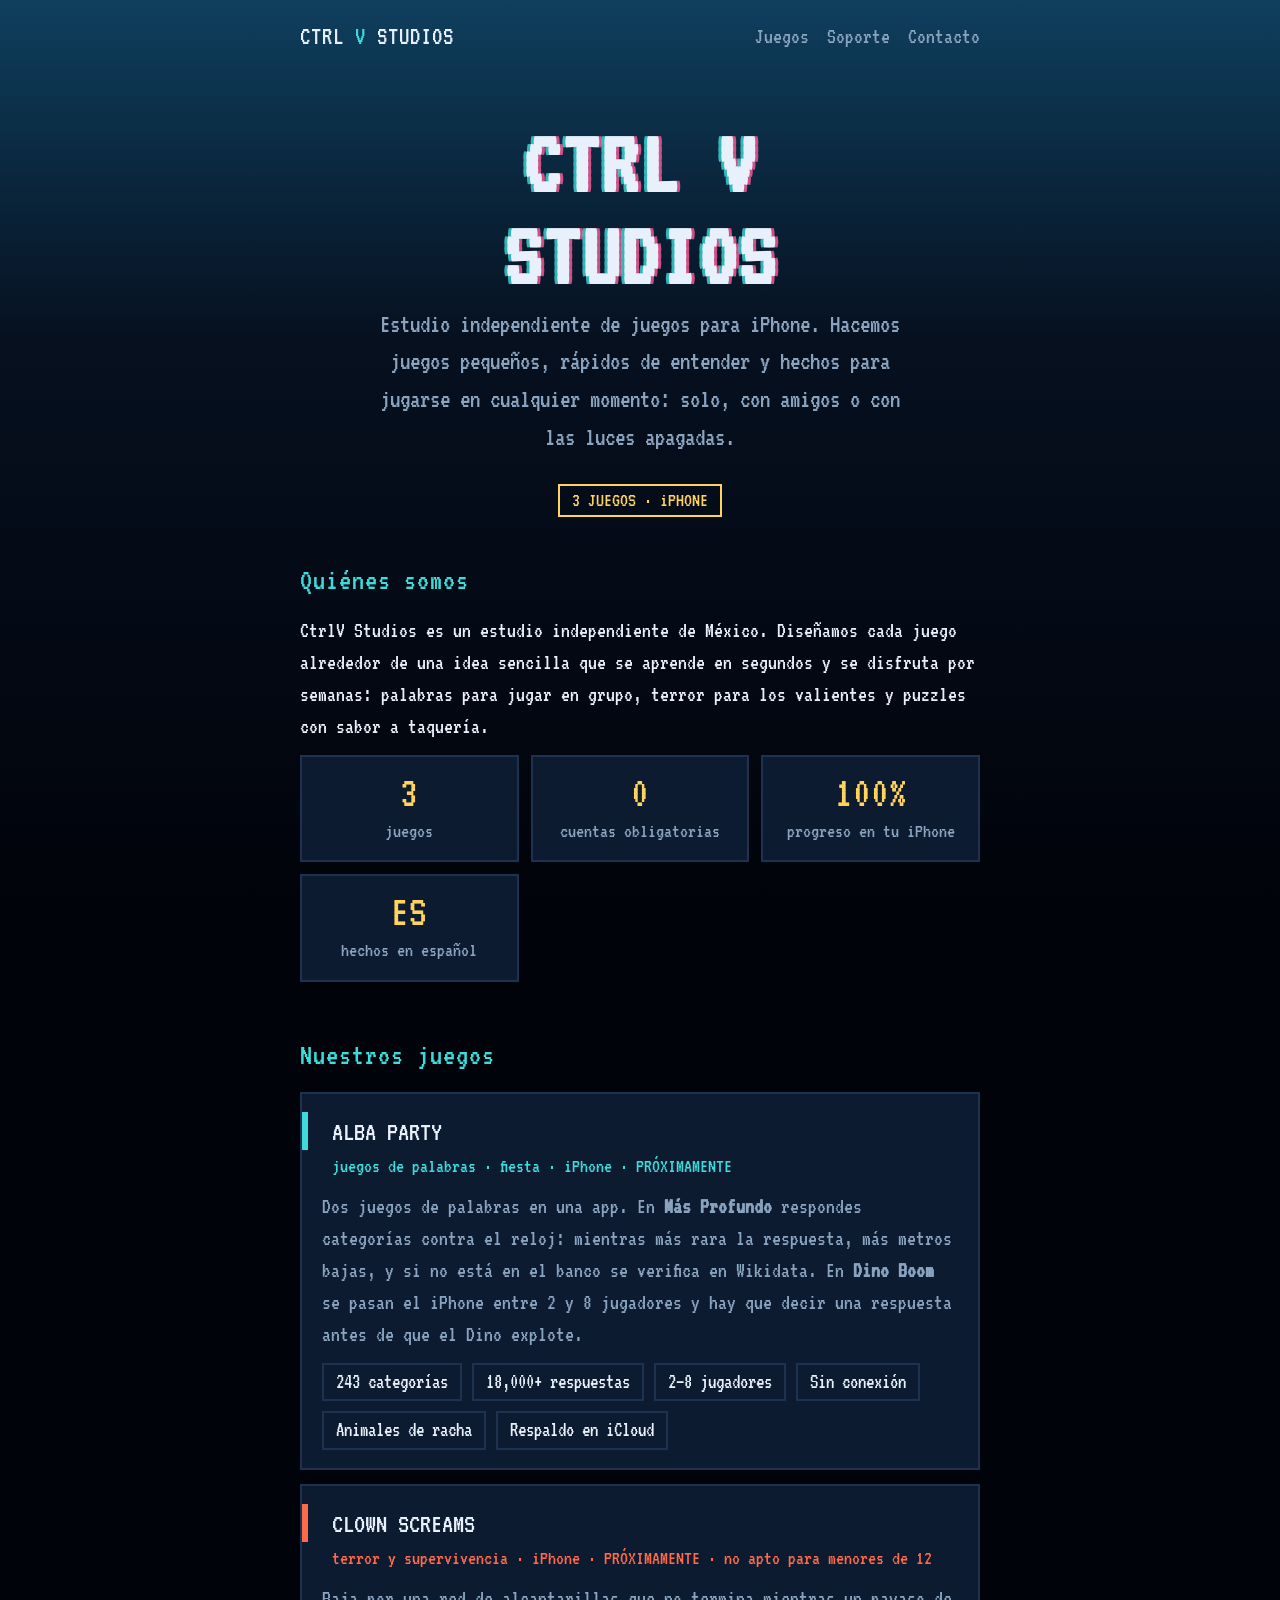
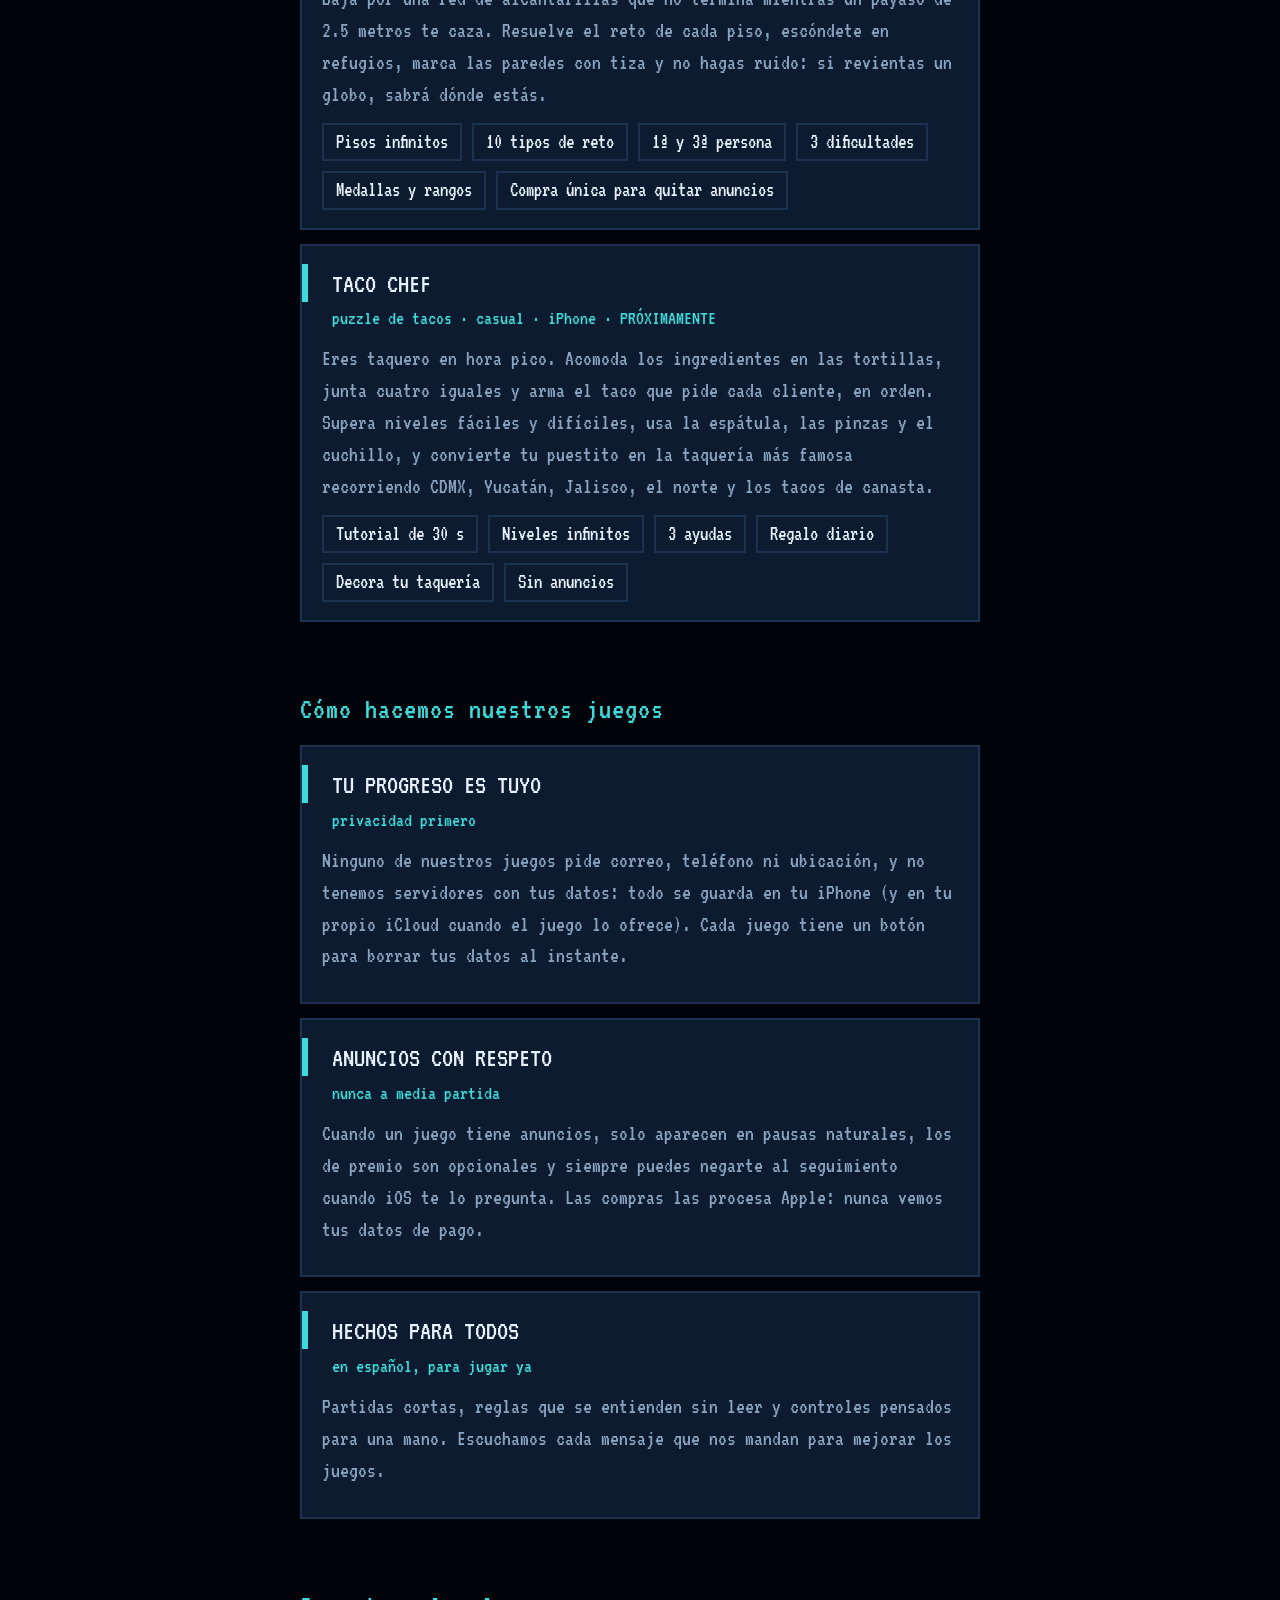
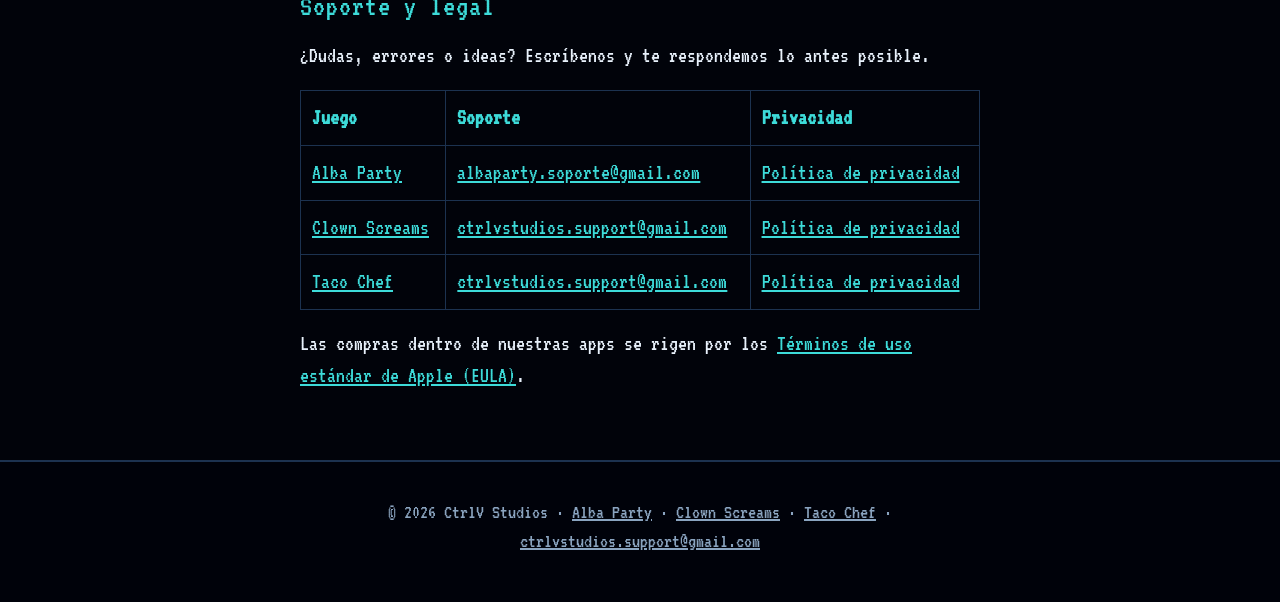
<file: index.html>
<!doctype html>
<html lang="es"><head><meta charset="utf-8"><meta name="viewport" content="width=device-width,initial-scale=1">
<title>Ctrl V Studios</title><meta name="description" content="CtrlV Studios: estudio independiente de juegos para iPhone. Alba Party, Clown Screams y Taco Chef.">
<meta name="theme-color" content="#06101f"><meta property="og:title" content="Ctrl V Studios"><meta property="og:description" content="Estudio de juegos independiente: juegos pequeños y rápidos para jugar solo o con amigos.">
<link rel="icon" href="/albaparty/icon.png"><link rel="stylesheet" href="/style.css">
<link rel="preload" href="/fonts/VT323-Regular.ttf" as="font" type="font/ttf" crossorigin></head>
<body><div class="bubbles" aria-hidden="true"><i style="left:43%;width:12px;height:12px;animation-duration:26s;animation-delay:-20s"></i><i style="left:8%;width:10px;height:10px;animation-duration:31s;animation-delay:-3s"></i><i style="left:48%;width:26px;height:26px;animation-duration:15s;animation-delay:-29s"></i><i style="left:66%;width:14px;height:14px;animation-duration:15s;animation-delay:-2s"></i><i style="left:57%;width:21px;height:21px;animation-duration:16s;animation-delay:-7s"></i><i style="left:13%;width:25px;height:25px;animation-duration:27s;animation-delay:-1s"></i><i style="left:74%;width:11px;height:11px;animation-duration:21s;animation-delay:-20s"></i><i style="left:82%;width:26px;height:26px;animation-duration:15s;animation-delay:-18s"></i><i style="left:76%;width:20px;height:20px;animation-duration:15s;animation-delay:-7s"></i><i style="left:7%;width:25px;height:25px;animation-duration:18s;animation-delay:-9s"></i><i style="left:55%;width:12px;height:12px;animation-duration:31s;animation-delay:-3s"></i><i style="left:75%;width:17px;height:17px;animation-duration:31s;animation-delay:-26s"></i><i style="left:89%;width:13px;height:13px;animation-duration:17s;animation-delay:-18s"></i><i style="left:75%;width:28px;height:28px;animation-duration:20s;animation-delay:-11s"></i><i style="left:14%;width:25px;height:25px;animation-duration:16s;animation-delay:-18s"></i><i style="left:9%;width:27px;height:27px;animation-duration:20s;animation-delay:-15s"></i><i style="left:89%;width:25px;height:25px;animation-duration:27s;animation-delay:-24s"></i><i style="left:42%;width:22px;height:22px;animation-duration:32s;animation-delay:-29s"></i><i style="left:60%;width:19px;height:19px;animation-duration:23s;animation-delay:-7s"></i><i style="left:25%;width:30px;height:30px;animation-duration:21s;animation-delay:-2s"></i><i style="left:75%;width:17px;height:17px;animation-duration:30s;animation-delay:-15s"></i><i style="left:45%;width:31px;height:31px;animation-duration:28s;animation-delay:-9s"></i></div>
<header class="top"><div class="wrap"><a class="brand" href="/">CTRL <b>V</b> STUDIOS</a><nav><a href="#juegos">Juegos</a><a href="#soporte">Soporte</a><a href="mailto:ctrlvstudios.support@gmail.com">Contacto</a></nav></div></header>
<main class="wrap">
<div class="hero"><h1 class="title">CTRL V<br>STUDIOS</h1><p class="tag">Estudio independiente de juegos para iPhone. Hacemos juegos pequeños, rápidos de entender y hechos para jugarse en cualquier momento: solo, con amigos o con las luces apagadas.</p>
<span class="pill">3 JUEGOS · iPHONE</span></div>

<section><h2>Quiénes somos</h2>
<p>CtrlV Studios es un estudio independiente de México. Diseñamos cada juego alrededor de una idea sencilla que se aprende en segundos y se disfruta por semanas: palabras para jugar en grupo, terror para los valientes y puzzles con sabor a taquería.</p>
<div class="grid"><div class="stat"><b>3</b><span>juegos</span></div><div class="stat"><b>0</b><span>cuentas obligatorias</span></div><div class="stat"><b>100%</b><span>progreso en tu iPhone</span></div><div class="stat"><b>ES</b><span>hechos en español</span></div></div></section>

<section id="juegos"><h2>Nuestros juegos</h2>

<a class="card" href="/albaparty/"><h3>ALBA PARTY</h3><div class="sub">juegos de palabras · fiesta · iPhone · PRÓXIMAMENTE</div>
<p class="muted">Dos juegos de palabras en una app. En <b>Más Profundo</b> respondes categorías contra el reloj: mientras más rara la respuesta, más metros bajas, y si no está en el banco se verifica en Wikidata. En <b>Dino Boom</b> se pasan el iPhone entre 2 y 8 jugadores y hay que decir una respuesta antes de que el Dino explote.</p>
<div class="mate"><span>243 categorías</span><span>18,000+ respuestas</span><span>2–8 jugadores</span><span>Sin conexión</span><span>Animales de racha</span><span>Respaldo en iCloud</span></div></a>

<a class="card red" href="/clownscreams/"><h3>CLOWN SCREAMS</h3><div class="sub">terror y supervivencia · iPhone · PRÓXIMAMENTE · no apto para menores de 12</div>
<p class="muted">Baja por una red de alcantarillas que no termina mientras un payaso de 2.5 metros te caza. Resuelve el reto de cada piso, escóndete en refugios, marca las paredes con tiza y no hagas ruido: si revientas un globo, sabrá dónde estás.</p>
<div class="mate"><span>Pisos infinitos</span><span>10 tipos de reto</span><span>1ª y 3ª persona</span><span>3 dificultades</span><span>Medallas y rangos</span><span>Compra única para quitar anuncios</span></div></a>

<a class="card" href="/tacochef/"><h3>TACO CHEF</h3><div class="sub">puzzle de tacos · casual · iPhone · PRÓXIMAMENTE</div>
<p class="muted">Eres taquero en hora pico. Acomoda los ingredientes en las tortillas, junta cuatro iguales y arma el taco que pide cada cliente, en orden. Supera niveles fáciles y difíciles, usa la espátula, las pinzas y el cuchillo, y convierte tu puestito en la taquería más famosa recorriendo CDMX, Yucatán, Jalisco, el norte y los tacos de canasta.</p>
<div class="mate"><span>Tutorial de 30 s</span><span>Niveles infinitos</span><span>3 ayudas</span><span>Regalo diario</span><span>Decora tu taquería</span><span>Sin anuncios</span></div></a>
</section>

<section><h2>Cómo hacemos nuestros juegos</h2>
<div class="card"><h3>TU PROGRESO ES TUYO</h3><div class="sub">privacidad primero</div><p class="muted">Ninguno de nuestros juegos pide correo, teléfono ni ubicación, y no tenemos servidores con tus datos: todo se guarda en tu iPhone (y en tu propio iCloud cuando el juego lo ofrece). Cada juego tiene un botón para borrar tus datos al instante.</p></div>
<div class="card"><h3>ANUNCIOS CON RESPETO</h3><div class="sub">nunca a media partida</div><p class="muted">Cuando un juego tiene anuncios, solo aparecen en pausas naturales, los de premio son opcionales y siempre puedes negarte al seguimiento cuando iOS te lo pregunta. Las compras las procesa Apple: nunca vemos tus datos de pago.</p></div>
<div class="card"><h3>HECHOS PARA TODOS</h3><div class="sub">en español, para jugar ya</div><p class="muted">Partidas cortas, reglas que se entienden sin leer y controles pensados para una mano. Escuchamos cada mensaje que nos mandan para mejorar los juegos.</p></div>
</section>

<section id="soporte"><h2>Soporte y legal</h2>
<p>¿Dudas, errores o ideas? Escríbenos y te respondemos lo antes posible.</p>
<div class="doc"><table>
<tr><th>Juego</th><th>Soporte</th><th>Privacidad</th></tr>
<tr><td><a href="/albaparty/">Alba Party</a></td><td><a href="mailto:albaparty.soporte@gmail.com">albaparty.soporte@gmail.com</a></td><td><a href="/albaparty/privacidad/">Política de privacidad</a></td></tr>
<tr><td><a href="/clownscreams/">Clown Screams</a></td><td><a href="mailto:ctrlvstudios.support@gmail.com">ctrlvstudios.support@gmail.com</a></td><td><a href="/clownscreams/privacidad/">Política de privacidad</a></td></tr>
<tr><td><a href="/tacochef/">Taco Chef</a></td><td><a href="mailto:ctrlvstudios.support@gmail.com">ctrlvstudios.support@gmail.com</a></td><td><a href="/tacochef/privacidad/">Política de privacidad</a></td></tr>
</table></div>
<p>Las compras dentro de nuestras apps se rigen por los <a href="https://www.apple.com/legal/internet-services/itunes/dev/stdeula/">Términos de uso estándar de Apple (EULA)</a>.</p></section>
</main>
<footer><div class="wrap">© 2026 CtrlV Studios · <a href="/albaparty/">Alba Party</a> · <a href="/clownscreams/">Clown Screams</a> · <a href="/tacochef/">Taco Chef</a> · <a href="mailto:ctrlvstudios.support@gmail.com">ctrlvstudios.support@gmail.com</a></div></footer></body></html>
</file>
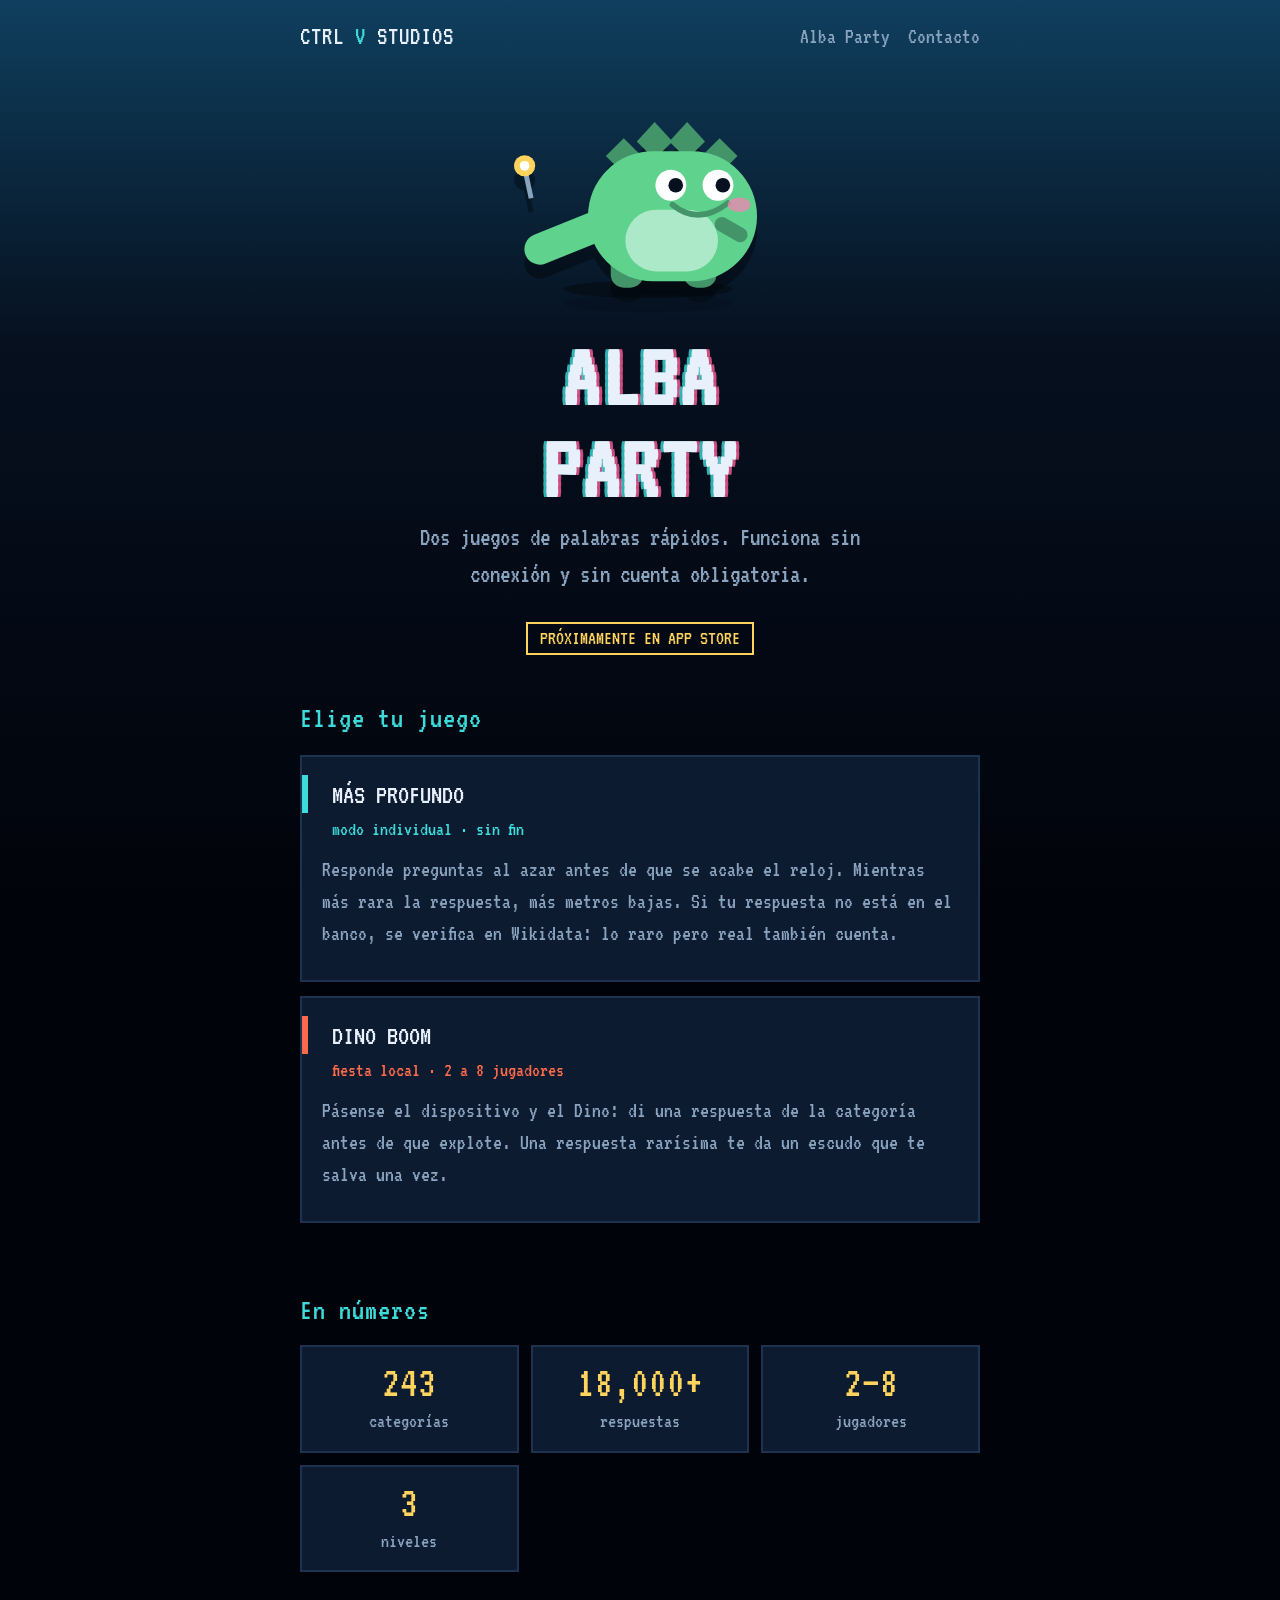
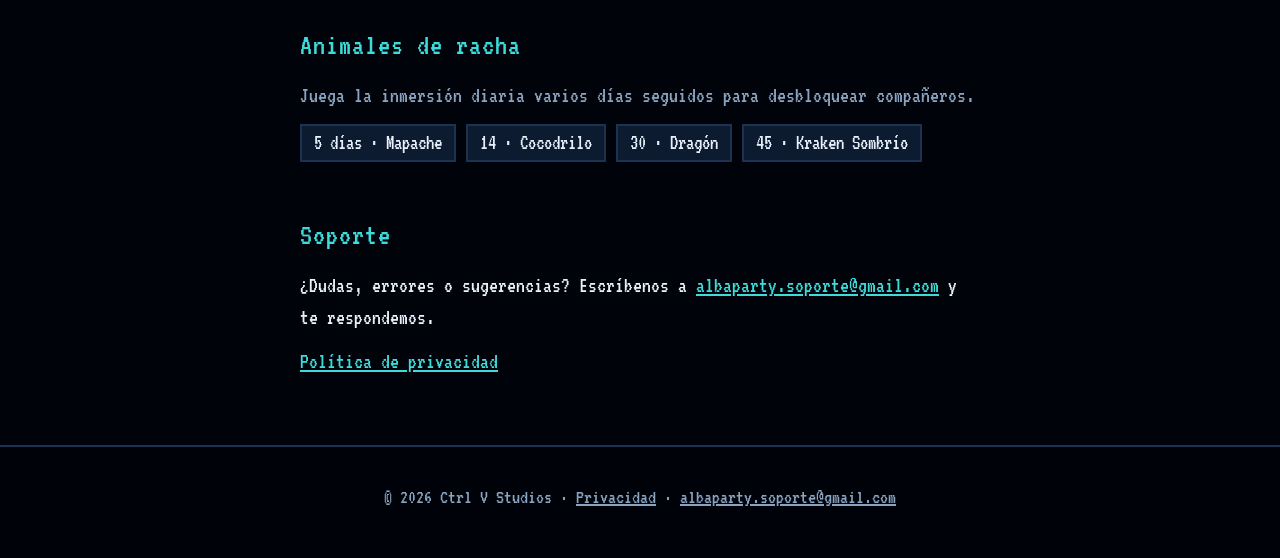
<file: albaparty/index.html>
<!doctype html>
<html lang="es"><head><meta charset="utf-8"><meta name="viewport" content="width=device-width,initial-scale=1">
<title>Alba Party · Ctrl V Studios</title><meta name="description" content="Alba Party: dos juegos de palabras rápidos. Bucea más profundo o pásale el Dino a tus amigos. Funciona sin conexión y tiene tres niveles de dificultad.">
<meta name="theme-color" content="#06101f"><meta property="og:title" content="Alba Party · Ctrl V Studios"><meta property="og:description" content="Alba Party: dos juegos de palabras rápidos. Bucea más profundo o pásale el Dino a tus amigos. Funciona sin conexión y tiene tres niveles de dificultad.">
<link rel="icon" href="/albaparty/icon.png"><link rel="stylesheet" href="/style.css">
<link rel="preload" href="/fonts/VT323-Regular.ttf" as="font" type="font/ttf" crossorigin></head>
<body><div class="bubbles" aria-hidden="true"><i style="left:43%;width:12px;height:12px;animation-duration:26s;animation-delay:-20s"></i><i style="left:8%;width:10px;height:10px;animation-duration:31s;animation-delay:-3s"></i><i style="left:48%;width:26px;height:26px;animation-duration:15s;animation-delay:-29s"></i><i style="left:66%;width:14px;height:14px;animation-duration:15s;animation-delay:-2s"></i><i style="left:57%;width:21px;height:21px;animation-duration:16s;animation-delay:-7s"></i><i style="left:13%;width:25px;height:25px;animation-duration:27s;animation-delay:-1s"></i><i style="left:74%;width:11px;height:11px;animation-duration:21s;animation-delay:-20s"></i><i style="left:82%;width:26px;height:26px;animation-duration:15s;animation-delay:-18s"></i><i style="left:76%;width:20px;height:20px;animation-duration:15s;animation-delay:-7s"></i><i style="left:7%;width:25px;height:25px;animation-duration:18s;animation-delay:-9s"></i><i style="left:55%;width:12px;height:12px;animation-duration:31s;animation-delay:-3s"></i><i style="left:75%;width:17px;height:17px;animation-duration:31s;animation-delay:-26s"></i><i style="left:89%;width:13px;height:13px;animation-duration:17s;animation-delay:-18s"></i><i style="left:75%;width:28px;height:28px;animation-duration:20s;animation-delay:-11s"></i><i style="left:14%;width:25px;height:25px;animation-duration:16s;animation-delay:-18s"></i><i style="left:9%;width:27px;height:27px;animation-duration:20s;animation-delay:-15s"></i><i style="left:89%;width:25px;height:25px;animation-duration:27s;animation-delay:-24s"></i><i style="left:42%;width:22px;height:22px;animation-duration:32s;animation-delay:-29s"></i><i style="left:60%;width:19px;height:19px;animation-duration:23s;animation-delay:-7s"></i><i style="left:25%;width:30px;height:30px;animation-duration:21s;animation-delay:-2s"></i><i style="left:75%;width:17px;height:17px;animation-duration:30s;animation-delay:-15s"></i><i style="left:45%;width:31px;height:31px;animation-duration:28s;animation-delay:-9s"></i></div>
<header class="top"><div class="wrap"><a class="brand" href="/">CTRL <b>V</b> STUDIOS</a><nav><a href="/albaparty/">Alba Party</a><a href="mailto:albaparty.soporte@gmail.com">Contacto</a></nav></div></header>
<main class="wrap">
<div class="hero"><svg class="dino" viewBox="0 0 320 250" role="img" aria-label="Dino, la mascota de Alba Party" shape-rendering="geometricPrecision">
<ellipse cx="170" cy="228" rx="104" ry="11" fill="rgba(0,0,0,.35)"/>
<g transform="rotate(-22 105 150)"><rect x="12" y="132" width="108" height="38" rx="19" fill="#5fd38d"/></g>
<line x1="26" y1="116" x2="20" y2="88" stroke="#8aa4c0" stroke-width="6"/>
<circle cx="18" cy="76" r="13" fill="#ffd35c"/><circle cx="18" cy="76" r="6" fill="#fff"/>
<g fill="#44946a"><polygon points="118,64 140,42 162,64 140,86"/><polygon points="156,46 178,22 200,46 178,68"/><polygon points="196,46 218,22 240,46 218,68"/><polygon points="236,64 258,42 280,64 258,86"/></g>
<rect x="124" y="176" width="40" height="50" rx="16" fill="#44946a"/><rect x="214" y="176" width="40" height="50" rx="16" fill="#44946a"/>
<rect x="96" y="58" width="208" height="160" rx="80" fill="#5fd38d"/>
<rect x="142" y="130" width="114" height="76" rx="38" fill="#ace9c8"/>
<g transform="rotate(30 254 150)"><rect x="250" y="136" width="44" height="18" rx="9" fill="#44946a"/></g>
<circle cx="198" cy="100" r="19" fill="#fff"/><circle cx="256" cy="100" r="19" fill="#fff"/>
<circle cx="204" cy="100" r="9" fill="#06101f"/><circle cx="262" cy="100" r="9" fill="#06101f"/>
<path d="M200 124 Q232 150 268 122" fill="none" stroke="#44946a" stroke-width="7" stroke-linecap="round"/>
<ellipse cx="282" cy="124" rx="14" ry="9" fill="#ff7eb6" opacity=".7"/></svg><h1 class="title">ALBA<br>PARTY</h1><p class="tag">Dos juegos de palabras rápidos. Funciona sin conexión y sin cuenta obligatoria.</p>
<span class="pill">PRÓXIMAMENTE EN APP STORE</span></div>
<section><h2>Elige tu juego</h2>
<div class="card"><h3>MÁS PROFUNDO</h3><div class="sub">modo individual · sin fin</div><p class="muted">Responde preguntas al azar antes de que se acabe el reloj. Mientras más rara la respuesta, más metros bajas. Si tu respuesta no está en el banco, se verifica en Wikidata: lo raro pero real también cuenta.</p></div>
<div class="card red"><h3>DINO BOOM</h3><div class="sub">fiesta local · 2 a 8 jugadores</div><p class="muted">Pásense el dispositivo y el Dino: di una respuesta de la categoría antes de que explote. Una respuesta rarísima te da un escudo que te salva una vez.</p></div></section>
<section><h2>En números</h2><div class="grid"><div class="stat"><b>243</b><span>categorías</span></div><div class="stat"><b>18,000+</b><span>respuestas</span></div><div class="stat"><b>2–8</b><span>jugadores</span></div><div class="stat"><b>3</b><span>niveles</span></div></div></section>
<section><h2>Animales de racha</h2><p class="muted">Juega la inmersión diaria varios días seguidos para desbloquear compañeros.</p><div class="mate"><span>5 días · Mapache</span><span>14 · Cocodrilo</span><span>30 · Dragón</span><span>45 · Kraken Sombrío</span></div></section>
<section><h2>Soporte</h2><p>¿Dudas, errores o sugerencias? Escríbenos a <a href="mailto:albaparty.soporte@gmail.com">albaparty.soporte@gmail.com</a> y te respondemos.</p><p><a href="/albaparty/privacidad/">Política de privacidad</a></p></section></main>
<footer><div class="wrap">© 2026 Ctrl V Studios · <a href="/albaparty/privacidad/">Privacidad</a> · <a href="mailto:albaparty.soporte@gmail.com">albaparty.soporte@gmail.com</a></div></footer></body></html>
</file>
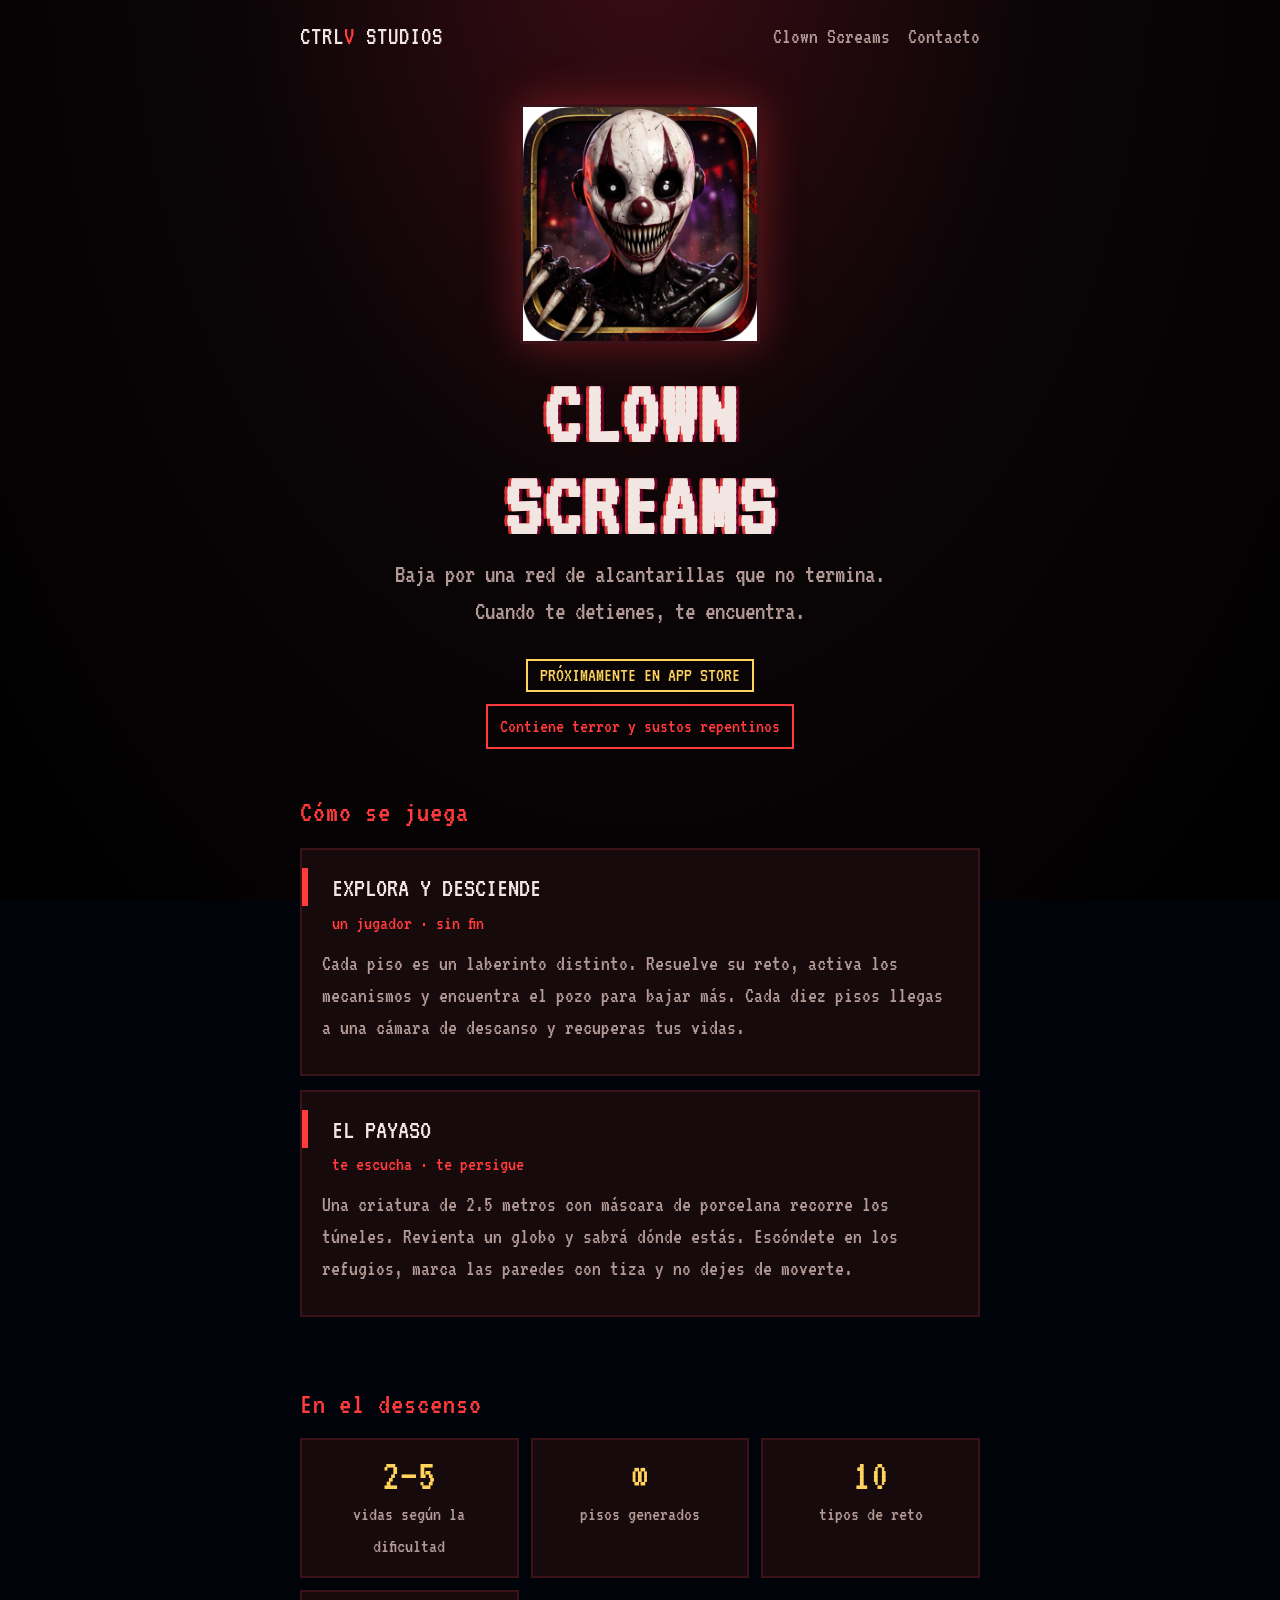
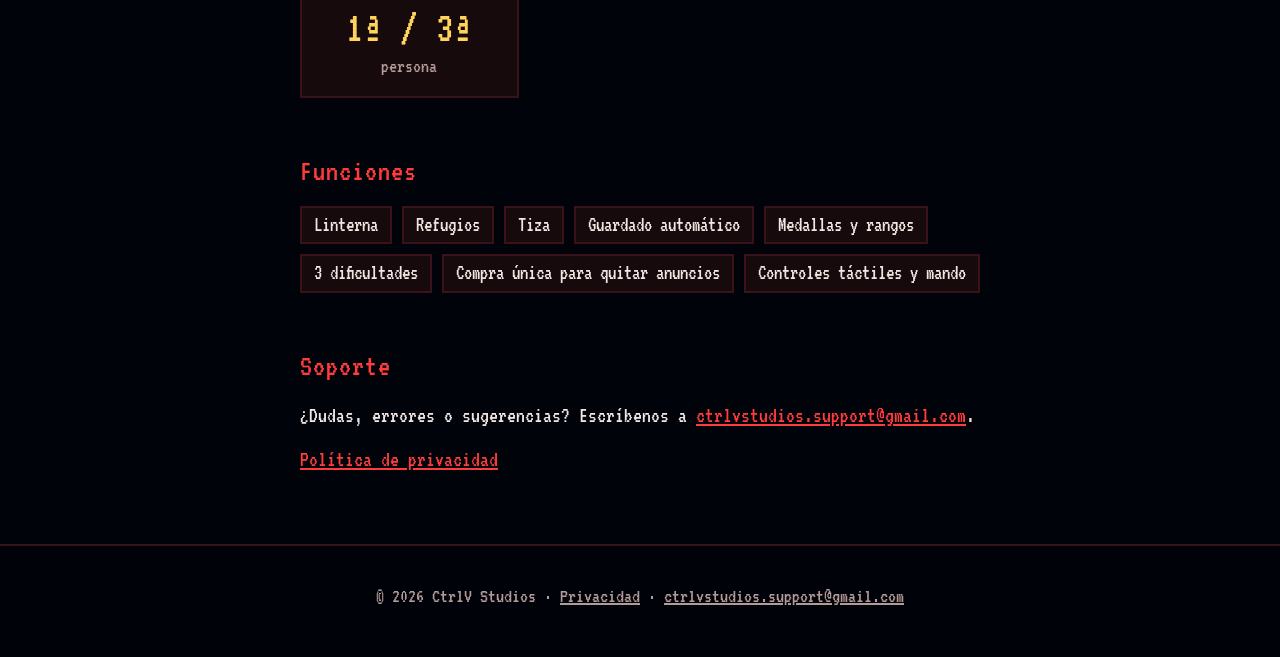
<file: clownscreams/index.html>
<!doctype html>
<html lang="es"><head><meta charset="utf-8"><meta name="viewport" content="width=device-width,initial-scale=1">
<title>Clown Screams</title><meta name="description" content="Terror y supervivencia: baja por alcantarillas sin fin mientras un payaso te caza.">
<meta name="theme-color" content="#0b0507"><meta property="og:title" content="Clown Screams"><meta property="og:description" content="Terror y supervivencia: baja por alcantarillas sin fin mientras un payaso te caza."><meta property="og:image" content="https://ctrlvstudios.site/clownscreams/clown.jpg">
<link rel="icon" href="/clownscreams/icon.png"><link rel="apple-touch-icon" href="/clownscreams/icon.png"><link rel="stylesheet" href="/style.css">
<link rel="preload" href="/fonts/VT323-Regular.ttf" as="font" type="font/ttf" crossorigin></head>
<body class="cs">
<header class="top"><div class="wrap"><a class="brand" href="/">CTRL<b>V</b> STUDIOS</a><nav><a href="/clownscreams/">Clown Screams</a><a href="mailto:ctrlvstudios.support@gmail.com">Contacto</a></nav></div></header>
<main class="wrap">
<div class="hero"><img class="clown" src="/clownscreams/clown.jpg" alt="El payaso de Clown Screams" width="512" height="512"><h1 class="title">CLOWN<br>SCREAMS</h1><p class="tag">Baja por una red de alcantarillas que no termina. Cuando te detienes, te encuentra.</p>
<span class="pill">PRÓXIMAMENTE EN APP STORE</span><br><span class="warn">Contiene terror y sustos repentinos</span></div>
<section><h2>Cómo se juega</h2>
<div class="card red"><h3>EXPLORA Y DESCIENDE</h3><div class="sub">un jugador · sin fin</div><p class="muted">Cada piso es un laberinto distinto. Resuelve su reto, activa los mecanismos y encuentra el pozo para bajar más. Cada diez pisos llegas a una cámara de descanso y recuperas tus vidas.</p></div>
<div class="card red"><h3>EL PAYASO</h3><div class="sub">te escucha · te persigue</div><p class="muted">Una criatura de 2.5 metros con máscara de porcelana recorre los túneles. Revienta un globo y sabrá dónde estás. Escóndete en los refugios, marca las paredes con tiza y no dejes de moverte.</p></div></section>
<section><h2>En el descenso</h2><div class="grid"><div class="stat"><b>2–5</b><span>vidas según la dificultad</span></div><div class="stat"><b>∞</b><span>pisos generados</span></div><div class="stat"><b>10</b><span>tipos de reto</span></div><div class="stat"><b>1ª / 3ª</b><span>persona</span></div></div></section>
<section><h2>Funciones</h2><div class="mate"><span>Linterna</span><span>Refugios</span><span>Tiza</span><span>Guardado automático</span><span>Medallas y rangos</span><span>3 dificultades</span><span>Compra única para quitar anuncios</span><span>Controles táctiles y mando</span></div></section>
<section><h2>Soporte</h2><p>¿Dudas, errores o sugerencias? Escríbenos a <a href="mailto:ctrlvstudios.support@gmail.com">ctrlvstudios.support@gmail.com</a>.</p><p><a href="/clownscreams/privacidad/">Política de privacidad</a></p></section></main>
<footer><div class="wrap">© 2026 CtrlV Studios · <a href="/clownscreams/privacidad/">Privacidad</a> · <a href="mailto:ctrlvstudios.support@gmail.com">ctrlvstudios.support@gmail.com</a></div></footer></body></html>
</file>
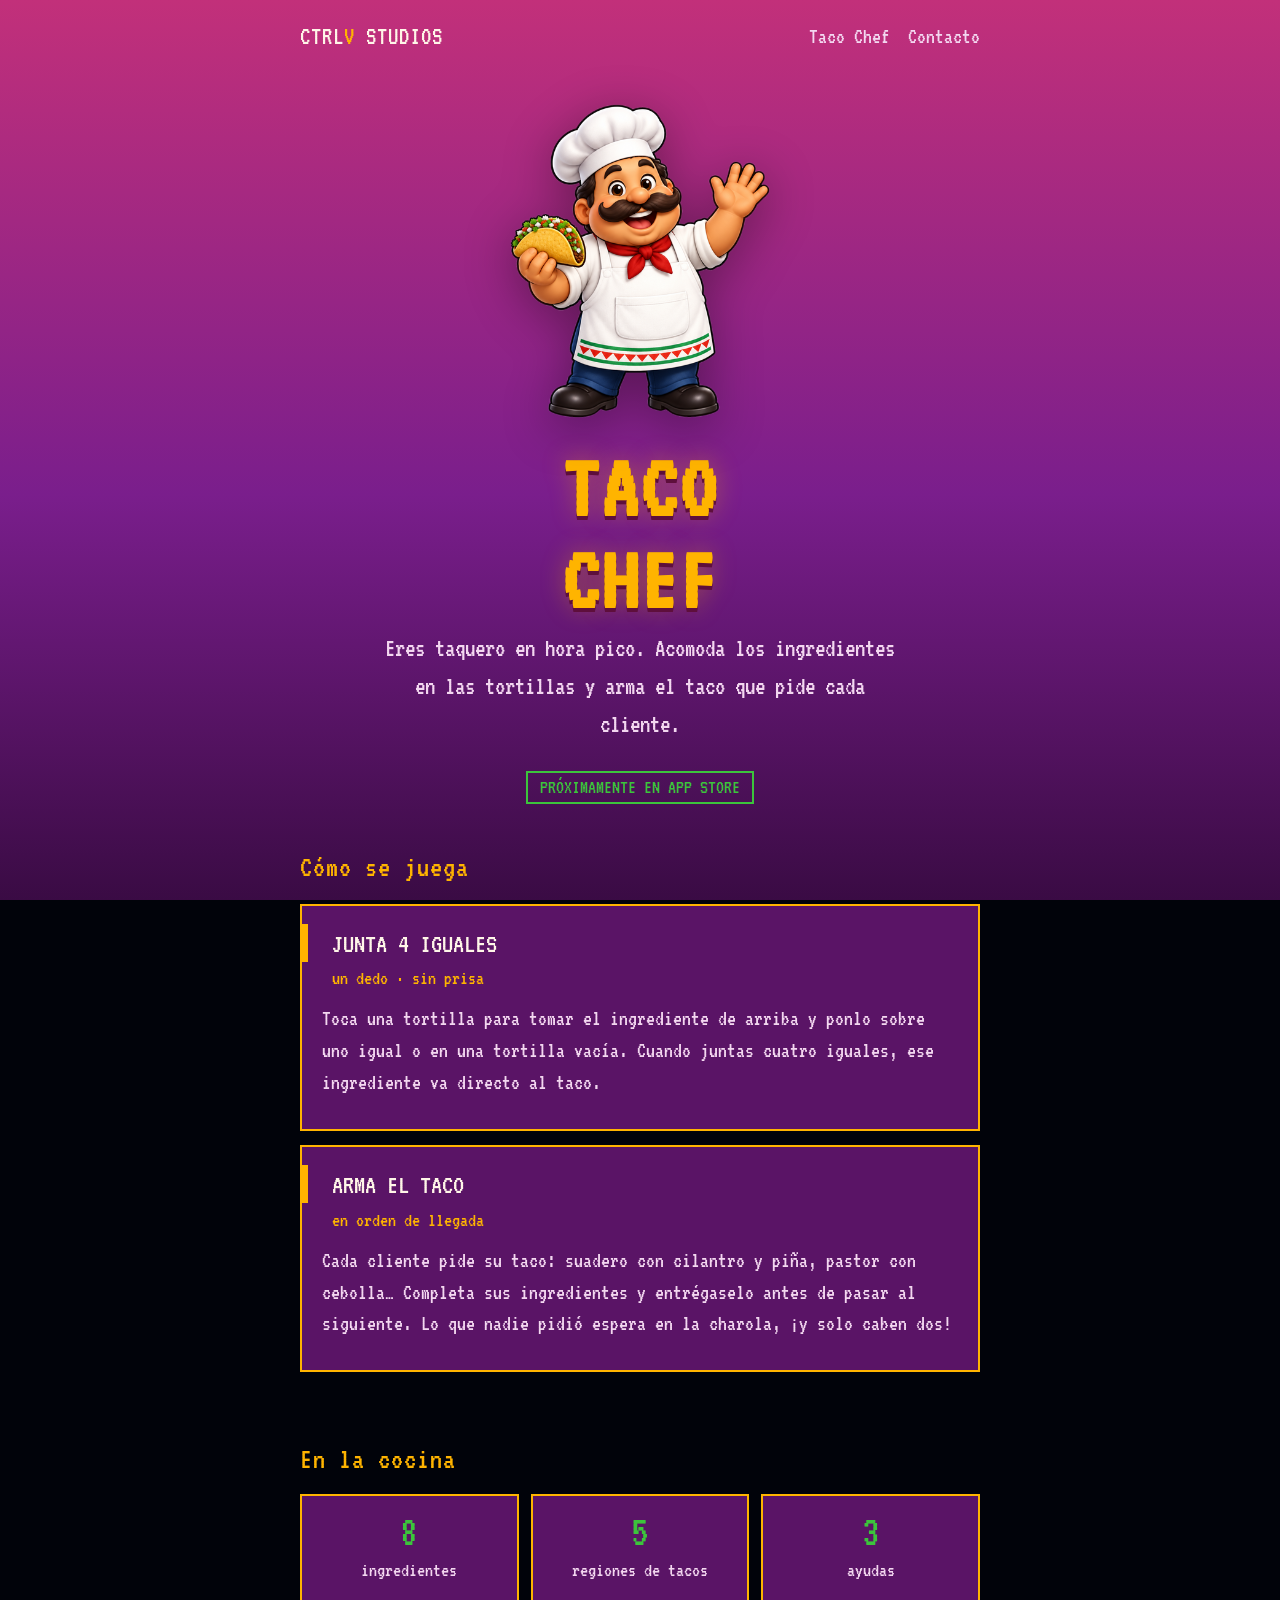
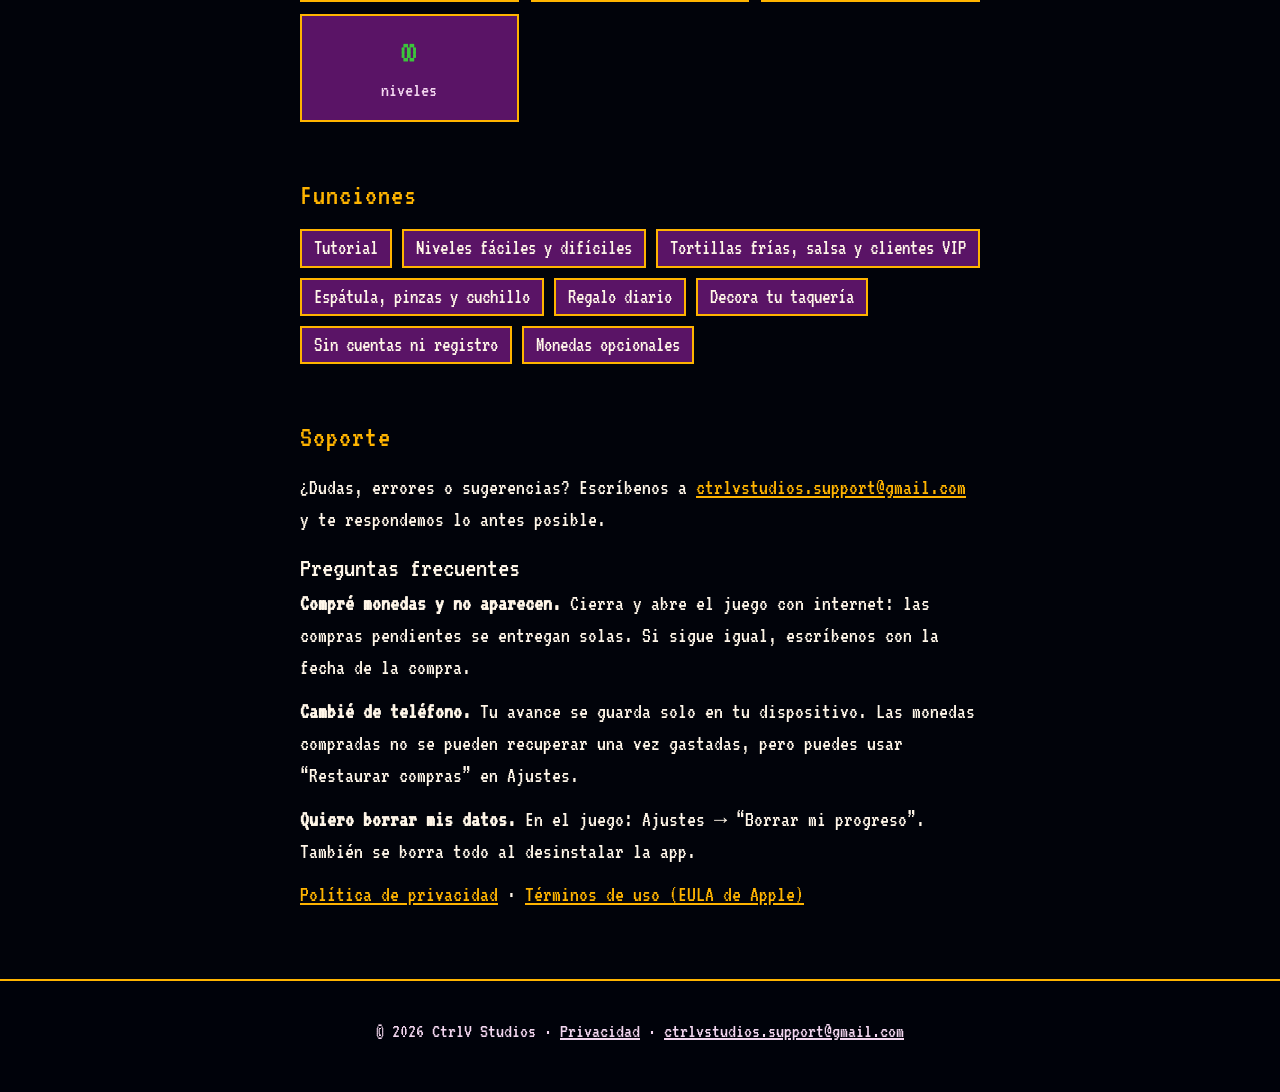
<file: tacochef/index.html>
<!doctype html>
<html lang="es"><head><meta charset="utf-8"><meta name="viewport" content="width=device-width,initial-scale=1">
<title>Taco Chef</title><meta name="description" content="Arma tacos acomodando ingredientes en tortillas: un juego de puzzle con sabor mexicano.">
<meta name="theme-color" content="#7a1e8c"><meta property="og:title" content="Taco Chef"><meta property="og:description" content="Arma tacos acomodando ingredientes en tortillas: un juego de puzzle con sabor mexicano."><meta property="og:image" content="https://ctrlvstudios.site/tacochef/chef.png">
<link rel="icon" href="/tacochef/icon.png"><link rel="apple-touch-icon" href="/tacochef/icon.png"><link rel="stylesheet" href="/style.css">
<link rel="preload" href="/fonts/VT323-Regular.ttf" as="font" type="font/ttf" crossorigin></head>
<body class="tc">
<header class="top"><div class="wrap"><a class="brand" href="/">CTRL<b>V</b> STUDIOS</a><nav><a href="/tacochef/">Taco Chef</a><a href="mailto:ctrlvstudios.support@gmail.com">Contacto</a></nav></div></header>
<main class="wrap">
<div class="hero"><img class="chef" src="/tacochef/chef.png" alt="El taquero de Taco Chef" width="512" height="512"><h1 class="title">TACO<br>CHEF</h1><p class="tag">Eres taquero en hora pico. Acomoda los ingredientes en las tortillas y arma el taco que pide cada cliente.</p>
<span class="pill">PRÓXIMAMENTE EN APP STORE</span></div>
<section><h2>Cómo se juega</h2>
<div class="card"><h3>JUNTA 4 IGUALES</h3><div class="sub">un dedo · sin prisa</div><p class="muted">Toca una tortilla para tomar el ingrediente de arriba y ponlo sobre uno igual o en una tortilla vacía. Cuando juntas cuatro iguales, ese ingrediente va directo al taco.</p></div>
<div class="card"><h3>ARMA EL TACO</h3><div class="sub">en orden de llegada</div><p class="muted">Cada cliente pide su taco: suadero con cilantro y piña, pastor con cebolla… Completa sus ingredientes y entrégaselo antes de pasar al siguiente. Lo que nadie pidió espera en la charola, ¡y solo caben dos!</p></div></section>
<section><h2>En la cocina</h2><div class="grid"><div class="stat"><b>8</b><span>ingredientes</span></div><div class="stat"><b>5</b><span>regiones de tacos</span></div><div class="stat"><b>3</b><span>ayudas</span></div><div class="stat"><b>∞</b><span>niveles</span></div></div></section>
<section><h2>Funciones</h2><div class="mate"><span>Tutorial</span><span>Niveles fáciles y difíciles</span><span>Tortillas frías, salsa y clientes VIP</span><span>Espátula, pinzas y cuchillo</span><span>Regalo diario</span><span>Decora tu taquería</span><span>Sin cuentas ni registro</span><span>Monedas opcionales</span></div></section>
<section><h2>Soporte</h2>
<p>¿Dudas, errores o sugerencias? Escríbenos a <a href="mailto:ctrlvstudios.support@gmail.com">ctrlvstudios.support@gmail.com</a> y te respondemos lo antes posible.</p>
<h3>Preguntas frecuentes</h3>
<p><b>Compré monedas y no aparecen.</b> Cierra y abre el juego con internet: las compras pendientes se entregan solas. Si sigue igual, escríbenos con la fecha de la compra.</p>
<p><b>Cambié de teléfono.</b> Tu avance se guarda solo en tu dispositivo. Las monedas compradas no se pueden recuperar una vez gastadas, pero puedes usar “Restaurar compras” en Ajustes.</p>
<p><b>Quiero borrar mis datos.</b> En el juego: Ajustes → “Borrar mi progreso”. También se borra todo al desinstalar la app.</p>
<p><a href="/tacochef/privacidad/">Política de privacidad</a> · <a href="https://www.apple.com/legal/internet-services/itunes/dev/stdeula/">Términos de uso (EULA de Apple)</a></p></section></main>
<footer><div class="wrap">© 2026 CtrlV Studios · <a href="/tacochef/privacidad/">Privacidad</a> · <a href="mailto:ctrlvstudios.support@gmail.com">ctrlvstudios.support@gmail.com</a></div></footer></body></html>
</file>
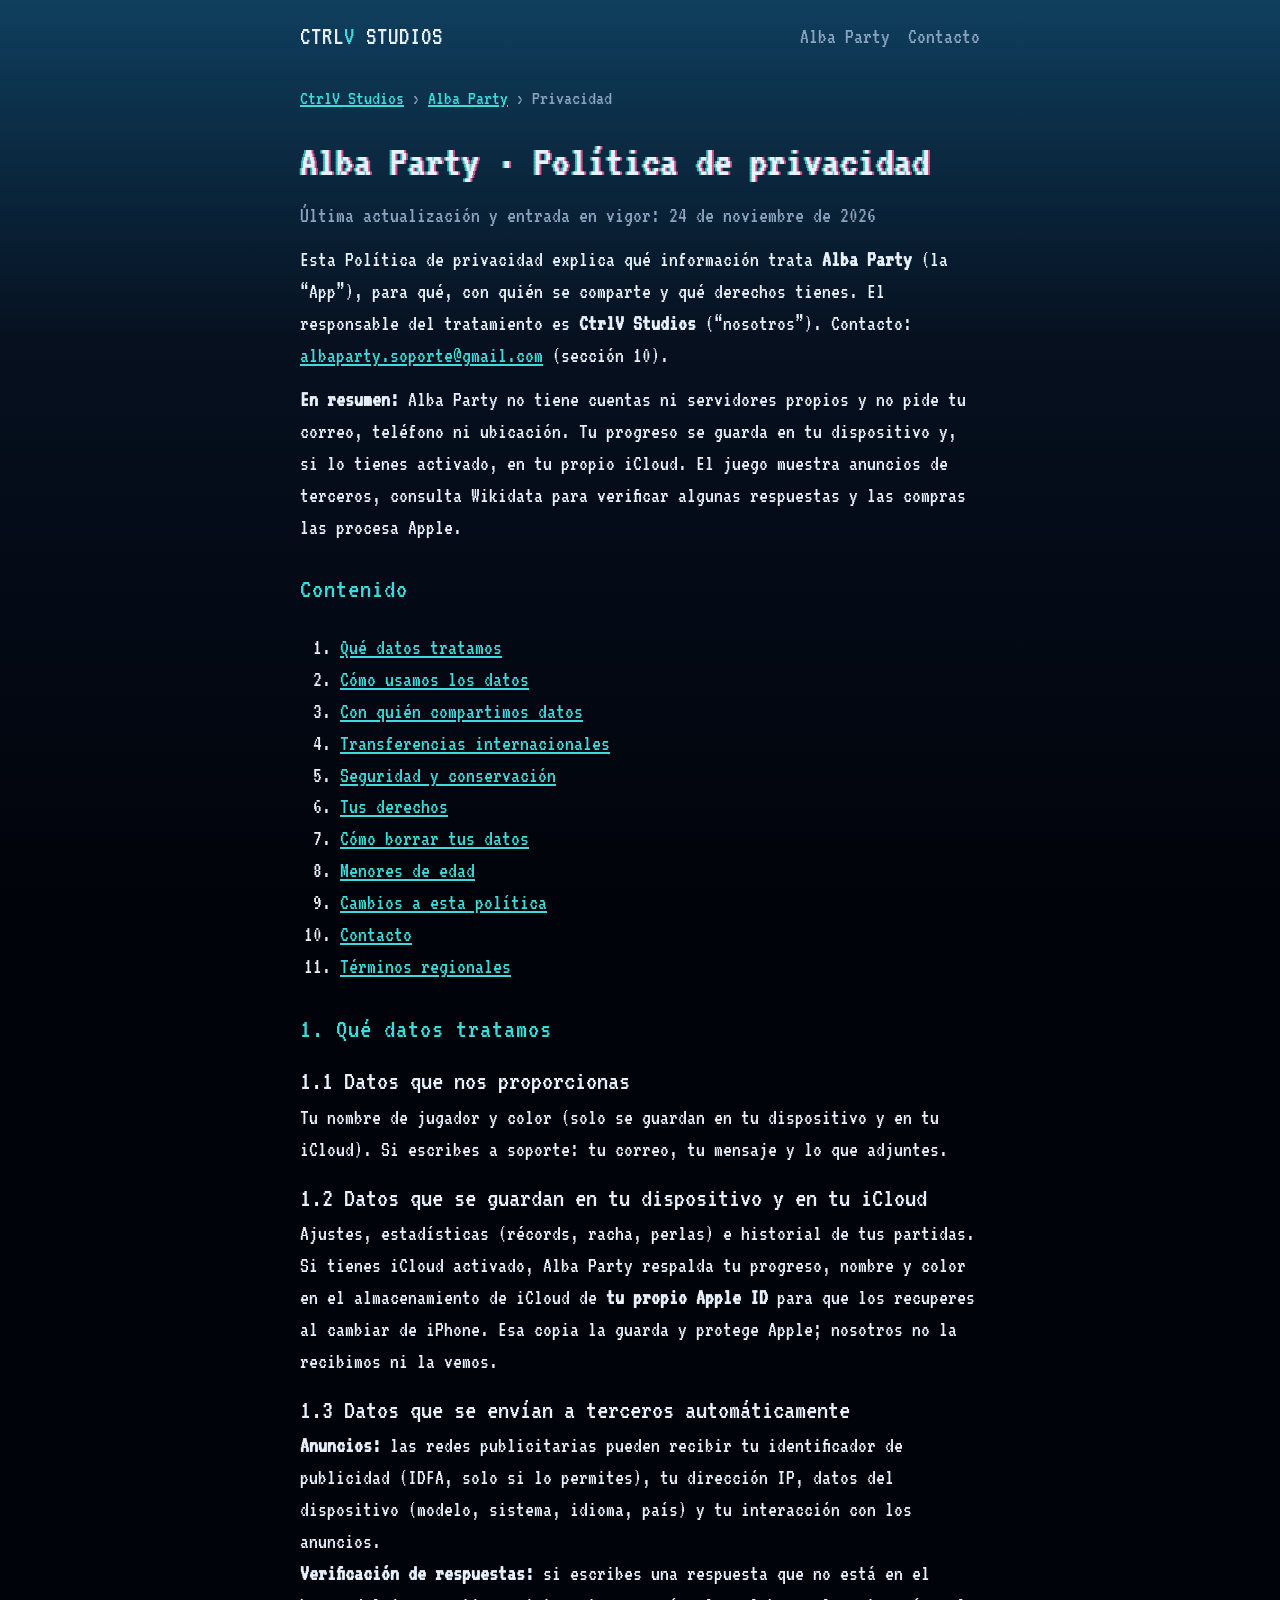
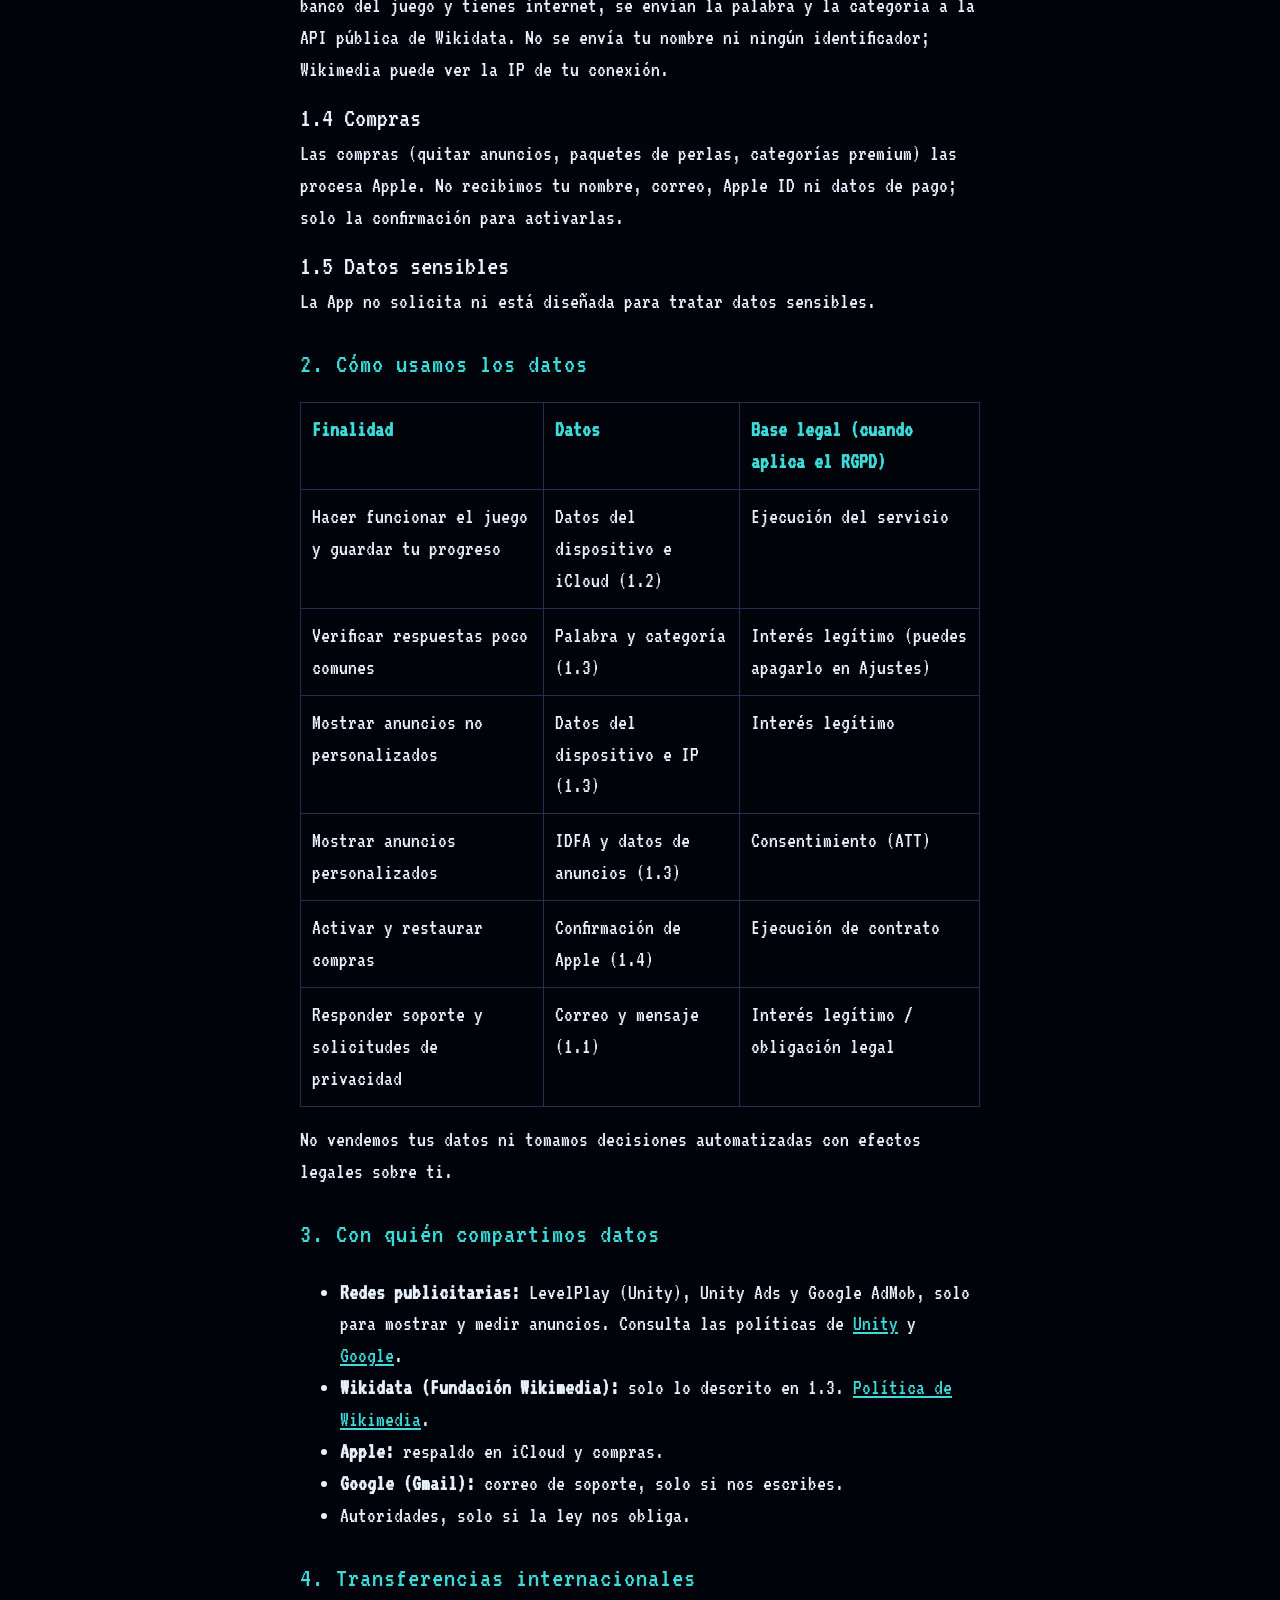
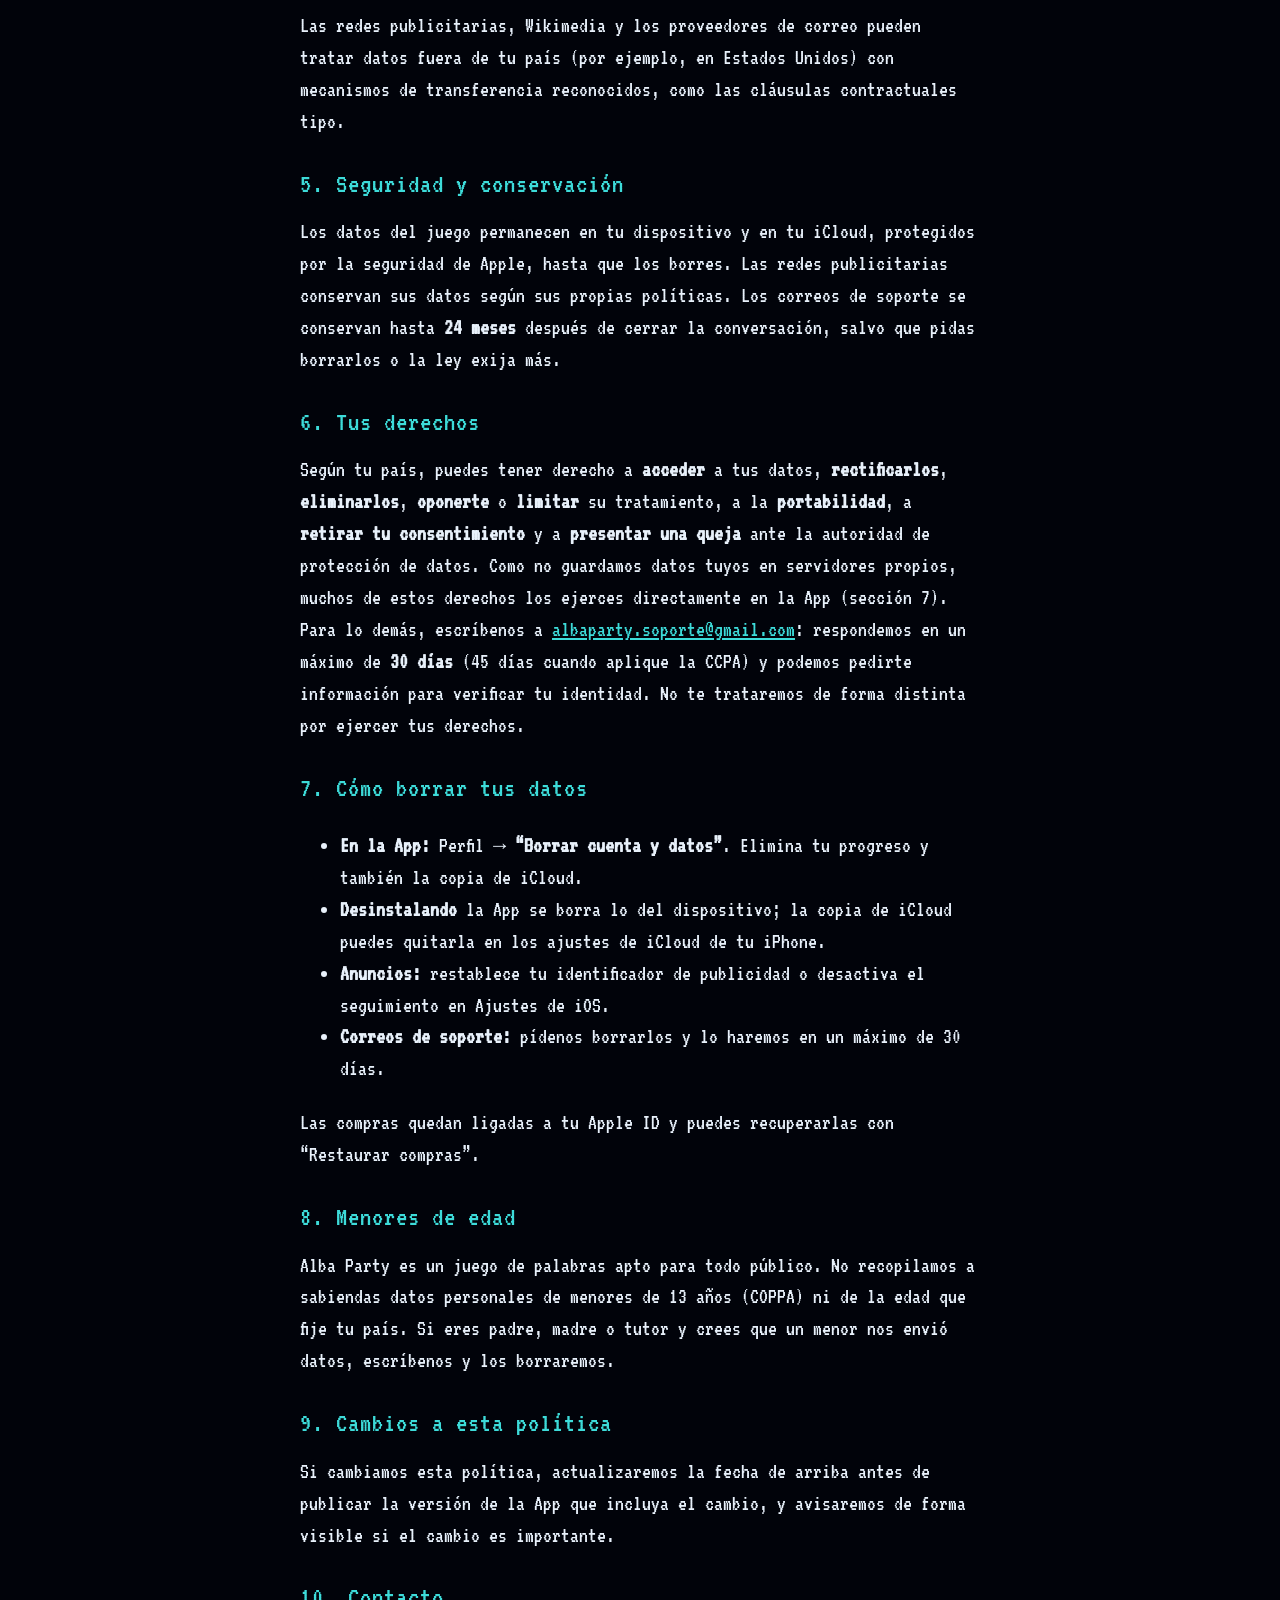
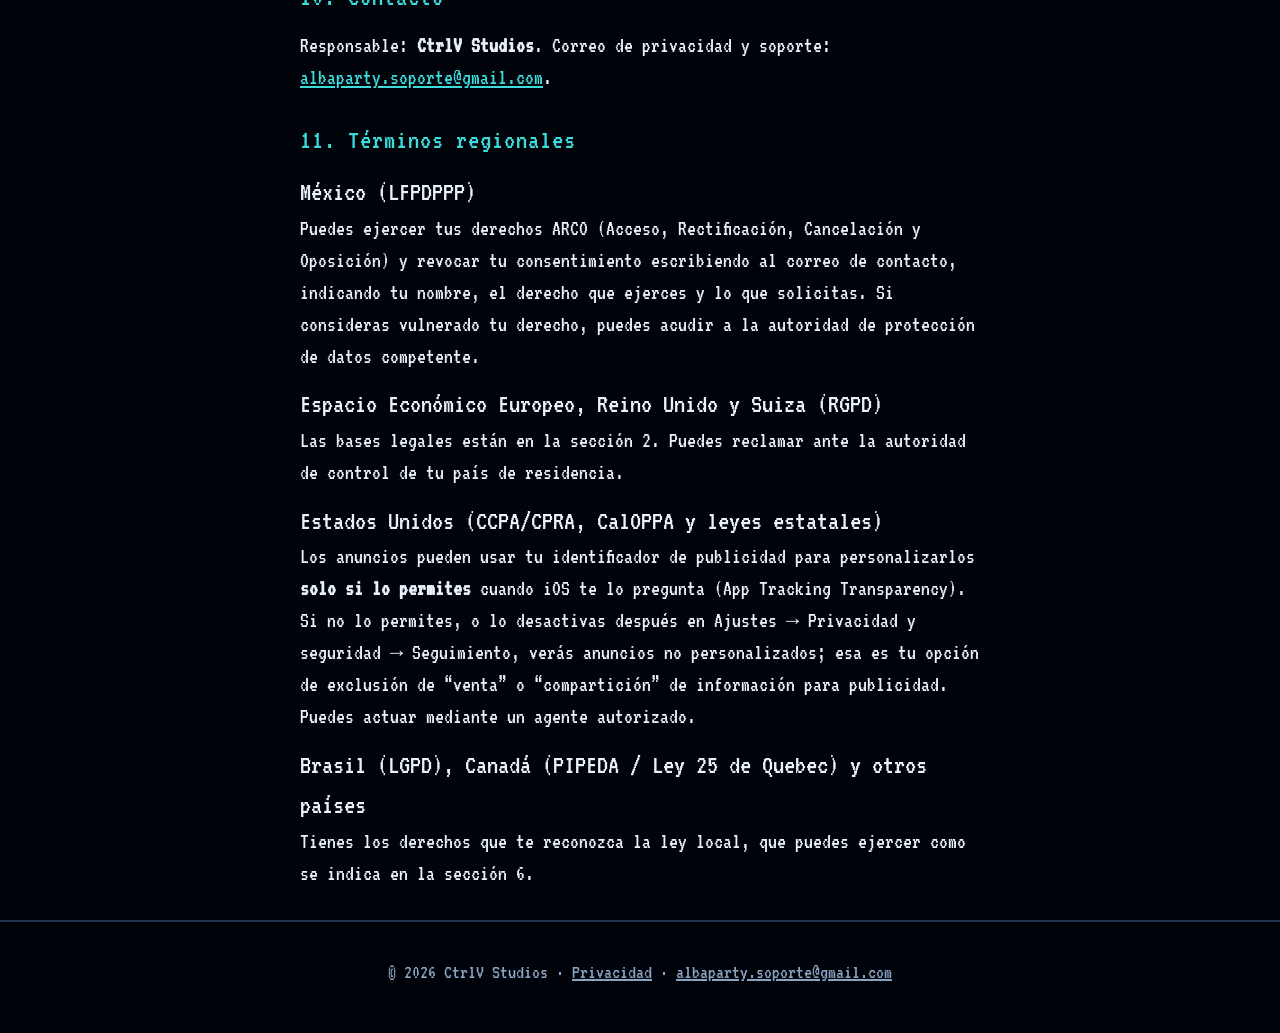
<file: albaparty/privacidad/index.html>
<!doctype html>
<html lang="es"><head><meta charset="utf-8"><meta name="viewport" content="width=device-width,initial-scale=1">
<title>Alba Party · Política de privacidad</title><meta name="description" content="Política de privacidad de Alba Party.">
<meta name="theme-color" content="#06101f"><meta property="og:title" content="Alba Party · Política de privacidad"><meta property="og:description" content="Política de privacidad de Alba Party."><meta property="og:image" content="https://ctrlvstudios.site/albaparty/icon.png">
<link rel="icon" href="/albaparty/icon.png"><link rel="apple-touch-icon" href="/albaparty/icon.png"><link rel="stylesheet" href="/style.css">
<link rel="preload" href="/fonts/VT323-Regular.ttf" as="font" type="font/ttf" crossorigin></head>
<body>
<header class="top"><div class="wrap"><a class="brand" href="/">CTRL<b>V</b> STUDIOS</a><nav><a href="/albaparty/">Alba Party</a><a href="mailto:albaparty.soporte@gmail.com">Contacto</a></nav></div></header>
<main class="wrap"><div class="crumbs"><a href="/">CtrlV Studios</a> › <a href="/albaparty/">Alba Party</a> › Privacidad</div><div class="doc"><h1>Alba Party · Política de privacidad</h1>
<p class="muted">Última actualización y entrada en vigor: 24 de noviembre de 2026</p>
<p>Esta Política de privacidad explica qué información trata <b>Alba Party</b> (la “App”), para qué, con quién se comparte y qué derechos tienes. El responsable del tratamiento es <b>CtrlV Studios</b> (“nosotros”). Contacto: <a href="mailto:albaparty.soporte@gmail.com">albaparty.soporte@gmail.com</a> (sección 10).</p>
<p><b>En resumen:</b> Alba Party no tiene cuentas ni servidores propios y no pide tu correo, teléfono ni ubicación. Tu progreso se guarda en tu dispositivo y, si lo tienes activado, en tu propio iCloud. El juego muestra anuncios de terceros, consulta Wikidata para verificar algunas respuestas y las compras las procesa Apple.</p>
<h2>Contenido</h2><ol><li><a href="#s1">Qué datos tratamos</a></li><li><a href="#s2">Cómo usamos los datos</a></li><li><a href="#s3">Con quién compartimos datos</a></li><li><a href="#s4">Transferencias internacionales</a></li><li><a href="#s5">Seguridad y conservación</a></li><li><a href="#s6">Tus derechos</a></li><li><a href="#s7">Cómo borrar tus datos</a></li><li><a href="#s8">Menores de edad</a></li><li><a href="#s9">Cambios a esta política</a></li><li><a href="#s10">Contacto</a></li><li><a href="#s11">Términos regionales</a></li></ol>
<h2 id="s1">1. Qué datos tratamos</h2><h3>1.1 Datos que nos proporcionas</h3><p>Tu nombre de jugador y color (solo se guardan en tu dispositivo y en tu iCloud). Si escribes a soporte: tu correo, tu mensaje y lo que adjuntes.</p>
<h3>1.2 Datos que se guardan en tu dispositivo y en tu iCloud</h3><p>Ajustes, estadísticas (récords, racha, perlas) e historial de tus partidas. Si tienes iCloud activado, Alba Party respalda tu progreso, nombre y color en el almacenamiento de iCloud de <b>tu propio Apple ID</b> para que los recuperes al cambiar de iPhone. Esa copia la guarda y protege Apple; nosotros no la recibimos ni la vemos.</p>
<h3>1.3 Datos que se envían a terceros automáticamente</h3><p><b>Anuncios:</b> las redes publicitarias pueden recibir tu identificador de publicidad (IDFA, solo si lo permites), tu dirección IP, datos del dispositivo (modelo, sistema, idioma, país) y tu interacción con los anuncios.<br><b>Verificación de respuestas:</b> si escribes una respuesta que no está en el banco del juego y tienes internet, se envían la palabra y la categoría a la API pública de Wikidata. No se envía tu nombre ni ningún identificador; Wikimedia puede ver la IP de tu conexión.</p>
<h3>1.4 Compras</h3><p>Las compras (quitar anuncios, paquetes de perlas, categorías premium) las procesa Apple. No recibimos tu nombre, correo, Apple ID ni datos de pago; solo la confirmación para activarlas.</p>
<h3>1.5 Datos sensibles</h3><p>La App no solicita ni está diseñada para tratar datos sensibles.</p>
<h2 id="s2">2. Cómo usamos los datos</h2>
<table><tr><th>Finalidad</th><th>Datos</th><th>Base legal (cuando aplica el RGPD)</th></tr><tr><td>Hacer funcionar el juego y guardar tu progreso</td><td>Datos del dispositivo e iCloud (1.2)</td><td>Ejecución del servicio</td></tr><tr><td>Verificar respuestas poco comunes</td><td>Palabra y categoría (1.3)</td><td>Interés legítimo (puedes apagarlo en Ajustes)</td></tr><tr><td>Mostrar anuncios no personalizados</td><td>Datos del dispositivo e IP (1.3)</td><td>Interés legítimo</td></tr><tr><td>Mostrar anuncios personalizados</td><td>IDFA y datos de anuncios (1.3)</td><td>Consentimiento (ATT)</td></tr><tr><td>Activar y restaurar compras</td><td>Confirmación de Apple (1.4)</td><td>Ejecución de contrato</td></tr><tr><td>Responder soporte y solicitudes de privacidad</td><td>Correo y mensaje (1.1)</td><td>Interés legítimo / obligación legal</td></tr></table>
<p>No vendemos tus datos ni tomamos decisiones automatizadas con efectos legales sobre ti.</p>
<h2 id="s3">3. Con quién compartimos datos</h2><ul><li><b>Redes publicitarias:</b> LevelPlay (Unity), Unity Ads y Google AdMob, solo para mostrar y medir anuncios. Consulta las políticas de <a href="https://unity.com/legal/game-player-and-app-user-privacy-policy">Unity</a> y <a href="https://policies.google.com/privacy">Google</a>.</li><li><b>Wikidata (Fundación Wikimedia):</b> solo lo descrito en 1.3. <a href="https://foundation.wikimedia.org/wiki/Policy:Privacy_policy">Política de Wikimedia</a>.</li><li><b>Apple:</b> respaldo en iCloud y compras.</li><li><b>Google (Gmail):</b> correo de soporte, solo si nos escribes.</li><li>Autoridades, solo si la ley nos obliga.</li></ul>
<h2 id="s4">4. Transferencias internacionales</h2><p>Las redes publicitarias, Wikimedia y los proveedores de correo pueden tratar datos fuera de tu país (por ejemplo, en Estados Unidos) con mecanismos de transferencia reconocidos, como las cláusulas contractuales tipo.</p>
<h2 id="s5">5. Seguridad y conservación</h2><p>Los datos del juego permanecen en tu dispositivo y en tu iCloud, protegidos por la seguridad de Apple, hasta que los borres. Las redes publicitarias conservan sus datos según sus propias políticas. Los correos de soporte se conservan hasta <b>24 meses</b> después de cerrar la conversación, salvo que pidas borrarlos o la ley exija más.</p>
<h2 id="s6">6. Tus derechos</h2>
<p>Según tu país, puedes tener derecho a <b>acceder</b> a tus datos, <b>rectificarlos</b>, <b>eliminarlos</b>, <b>oponerte</b> o <b>limitar</b> su tratamiento, a la <b>portabilidad</b>, a <b>retirar tu consentimiento</b> y a <b>presentar una queja</b> ante la autoridad de protección de datos. Como no guardamos datos tuyos en servidores propios, muchos de estos derechos los ejerces directamente en la App (sección 7). Para lo demás, escríbenos a <a href="mailto:albaparty.soporte@gmail.com">albaparty.soporte@gmail.com</a>: respondemos en un máximo de <b>30 días</b> (45 días cuando aplique la CCPA) y podemos pedirte información para verificar tu identidad. No te trataremos de forma distinta por ejercer tus derechos.</p>
<h2 id="s7">7. Cómo borrar tus datos</h2><ul><li><b>En la App:</b> Perfil → <b>“Borrar cuenta y datos”</b>. Elimina tu progreso y también la copia de iCloud.</li><li><b>Desinstalando</b> la App se borra lo del dispositivo; la copia de iCloud puedes quitarla en los ajustes de iCloud de tu iPhone.</li><li><b>Anuncios:</b> restablece tu identificador de publicidad o desactiva el seguimiento en Ajustes de iOS.</li><li><b>Correos de soporte:</b> pídenos borrarlos y lo haremos en un máximo de 30 días.</li></ul><p>Las compras quedan ligadas a tu Apple ID y puedes recuperarlas con “Restaurar compras”.</p>
<h2 id="s8">8. Menores de edad</h2><p>Alba Party es un juego de palabras apto para todo público. No recopilamos a sabiendas datos personales de menores de 13 años (COPPA) ni de la edad que fije tu país. Si eres padre, madre o tutor y crees que un menor nos envió datos, escríbenos y los borraremos.</p>
<h2 id="s9">9. Cambios a esta política</h2>
<p>Si cambiamos esta política, actualizaremos la fecha de arriba antes de publicar la versión de la App que incluya el cambio, y avisaremos de forma visible si el cambio es importante.</p>
<h2 id="s10">10. Contacto</h2>
<p>Responsable: <b>CtrlV Studios</b>. Correo de privacidad y soporte: <a href="mailto:albaparty.soporte@gmail.com">albaparty.soporte@gmail.com</a>.</p>
<h2 id="s11">11. Términos regionales</h2>
<h3>México (LFPDPPP)</h3><p>Puedes ejercer tus derechos ARCO (Acceso, Rectificación, Cancelación y Oposición) y revocar tu consentimiento escribiendo al correo de contacto, indicando tu nombre, el derecho que ejerces y lo que solicitas. Si consideras vulnerado tu derecho, puedes acudir a la autoridad de protección de datos competente.</p>
<h3>Espacio Económico Europeo, Reino Unido y Suiza (RGPD)</h3><p>Las bases legales están en la sección 2. Puedes reclamar ante la autoridad de control de tu país de residencia.</p>
<h3>Estados Unidos (CCPA/CPRA, CalOPPA y leyes estatales)</h3><p>Los anuncios pueden usar tu identificador de publicidad para personalizarlos <b>solo si lo permites</b> cuando iOS te lo pregunta (App Tracking Transparency). Si no lo permites, o lo desactivas después en Ajustes → Privacidad y seguridad → Seguimiento, verás anuncios no personalizados; esa es tu opción de exclusión de “venta” o “compartición” de información para publicidad. Puedes actuar mediante un agente autorizado.</p>
<h3>Brasil (LGPD), Canadá (PIPEDA / Ley 25 de Quebec) y otros países</h3><p>Tienes los derechos que te reconozca la ley local, que puedes ejercer como se indica en la sección 6.</p>
</div></main>
<footer><div class="wrap">© 2026 CtrlV Studios · <a href="/albaparty/privacidad/">Privacidad</a> · <a href="mailto:albaparty.soporte@gmail.com">albaparty.soporte@gmail.com</a></div></footer></body></html>
</file>
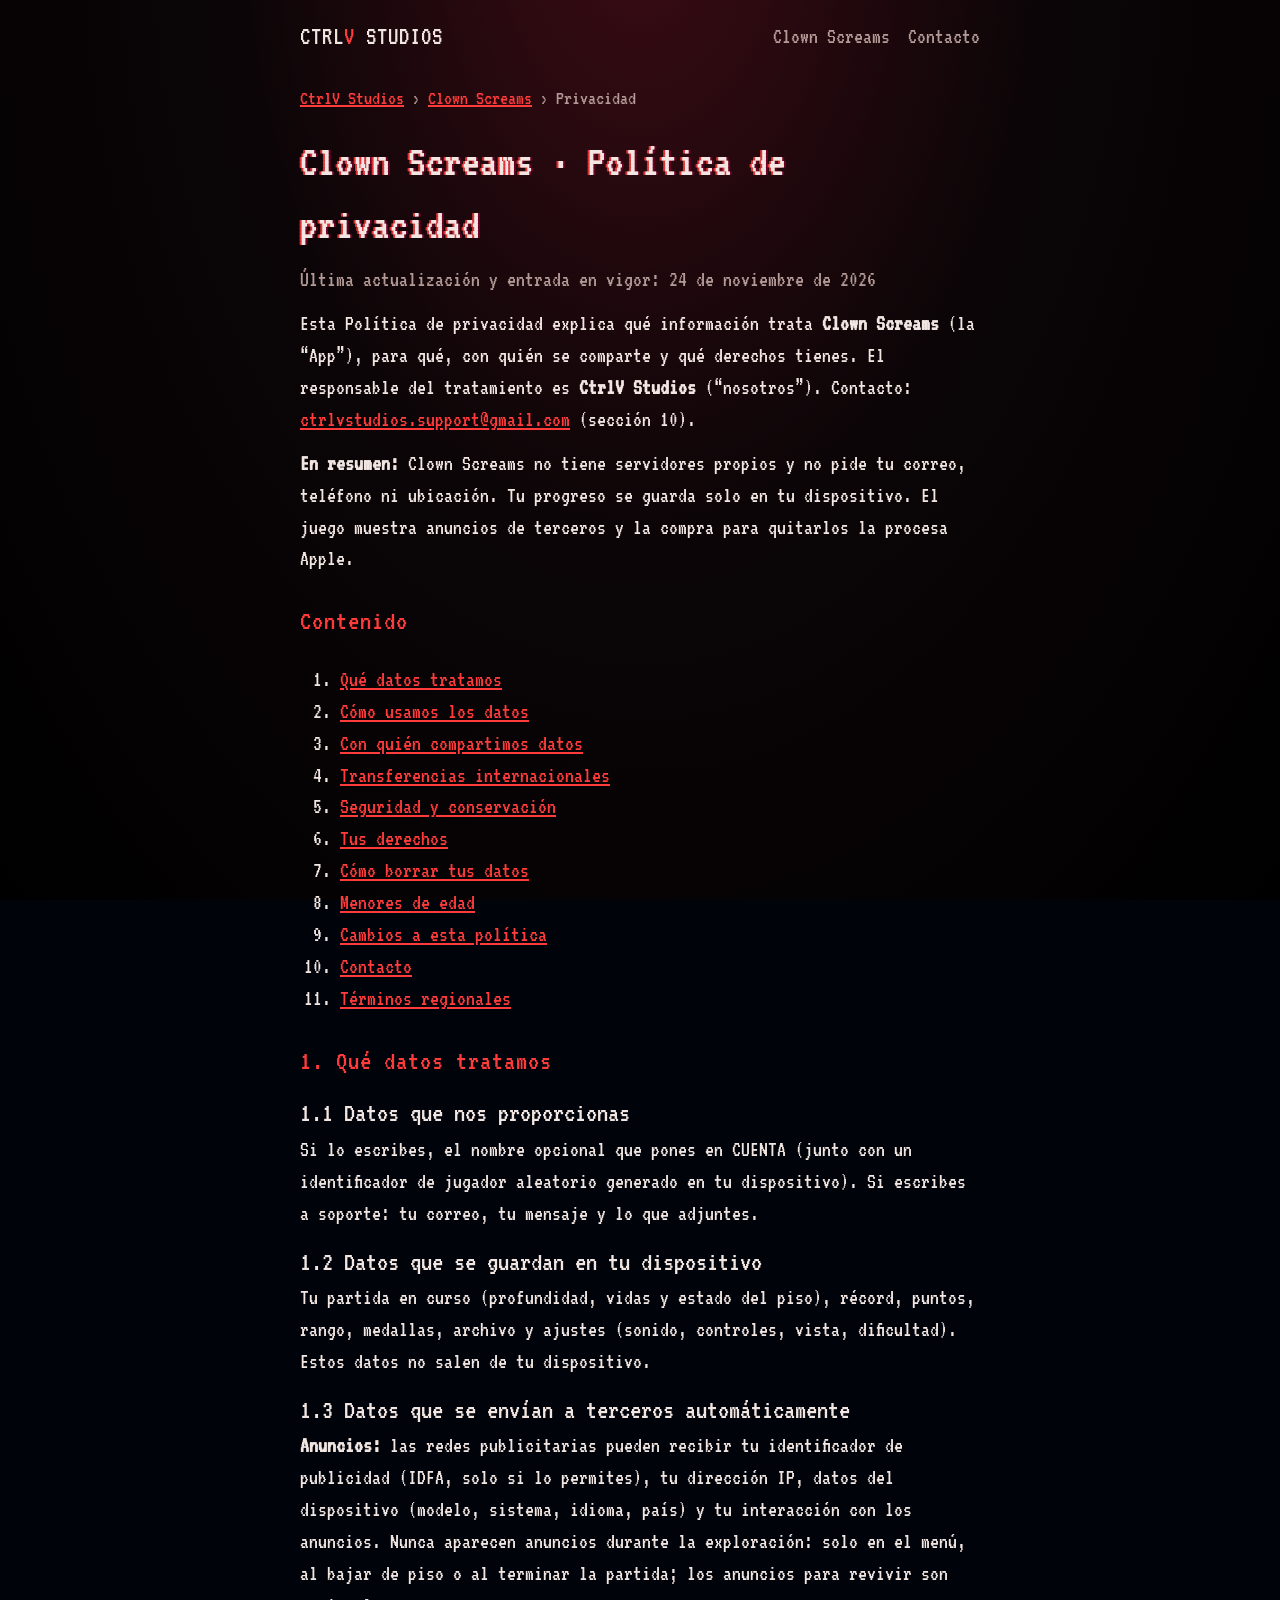
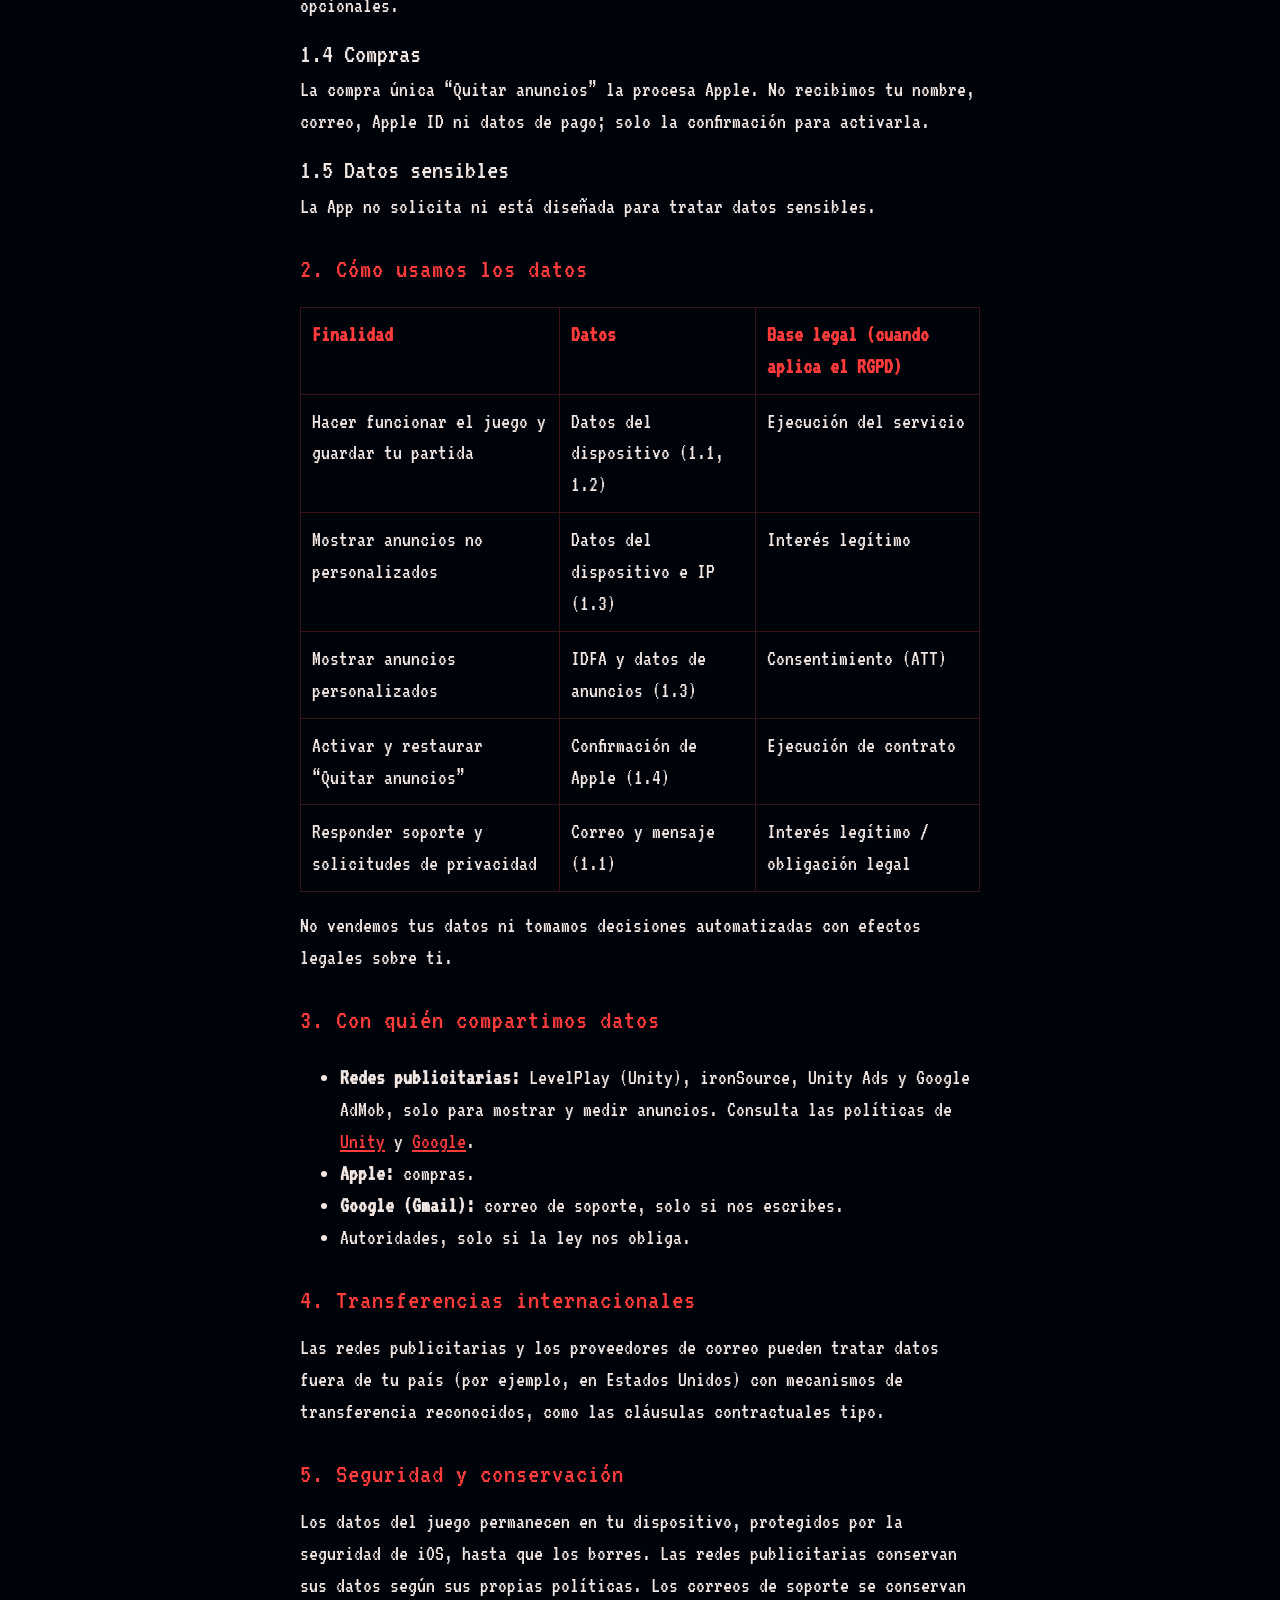
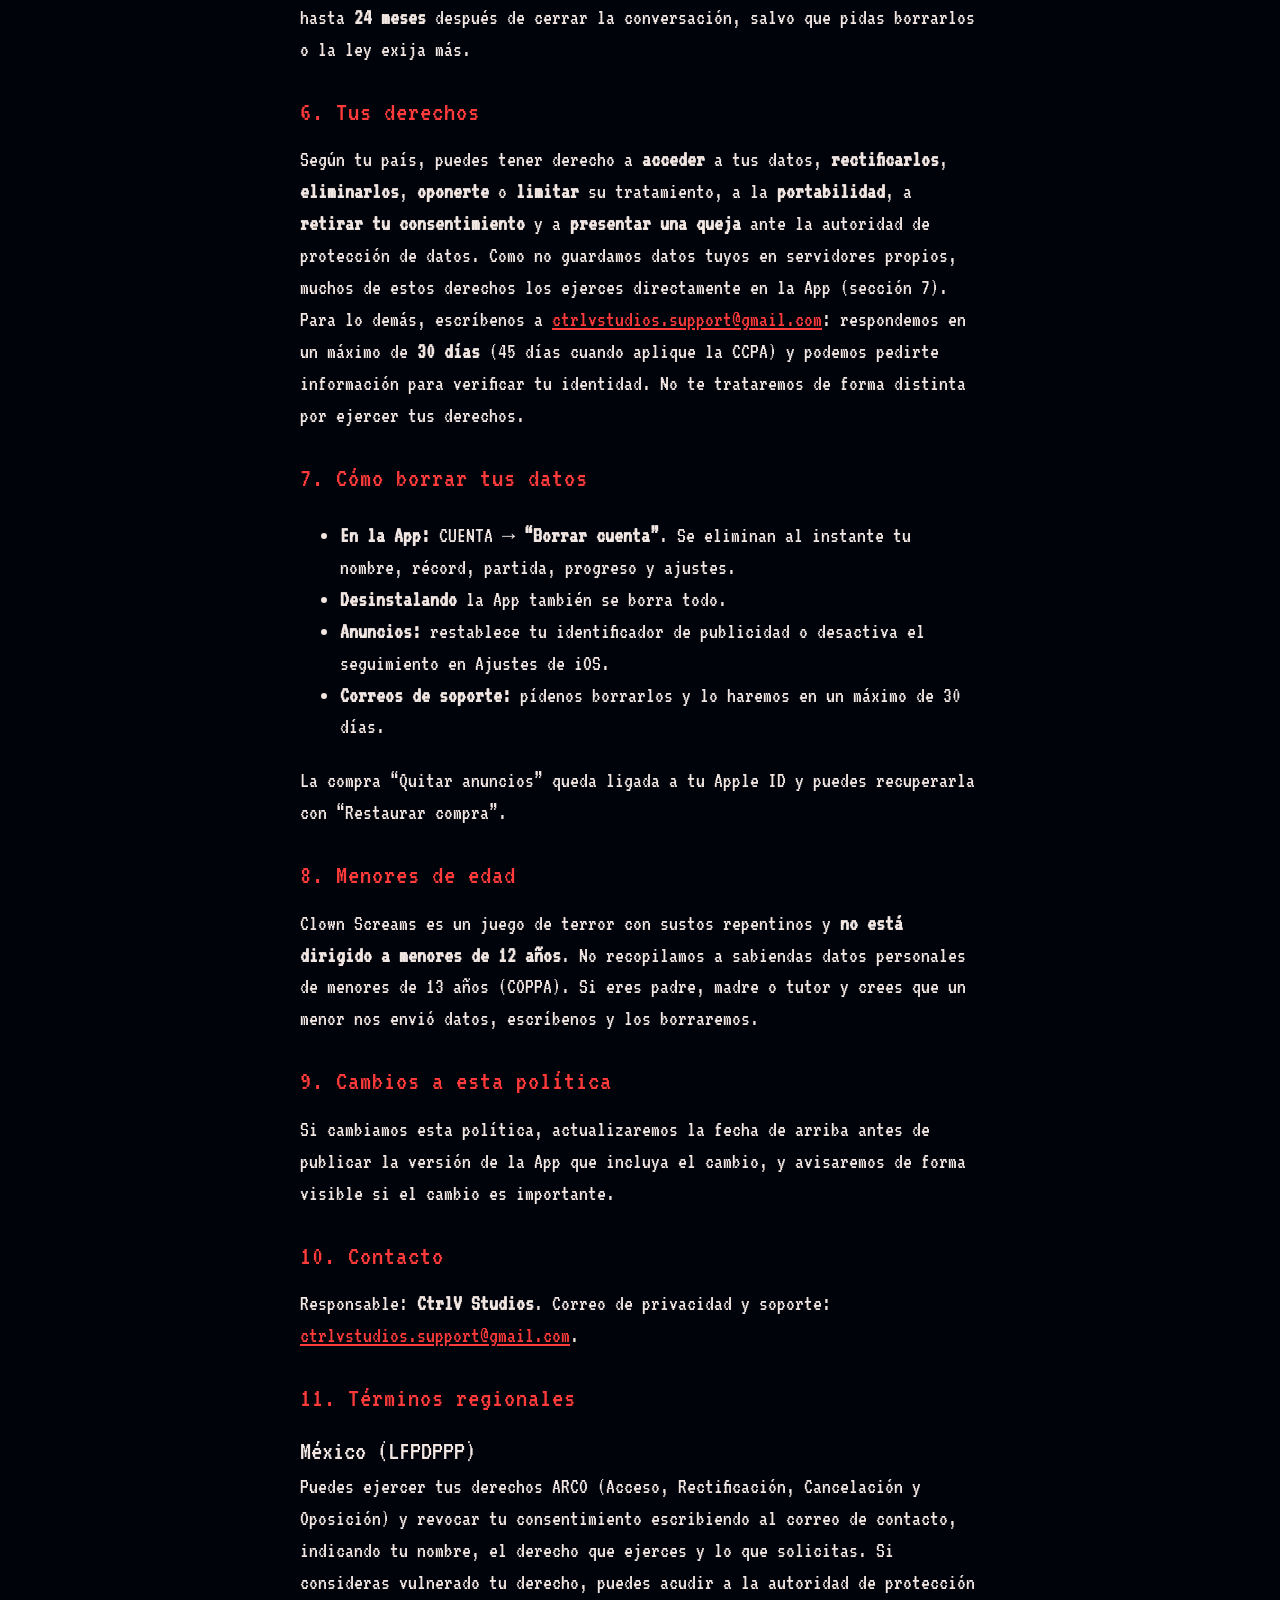
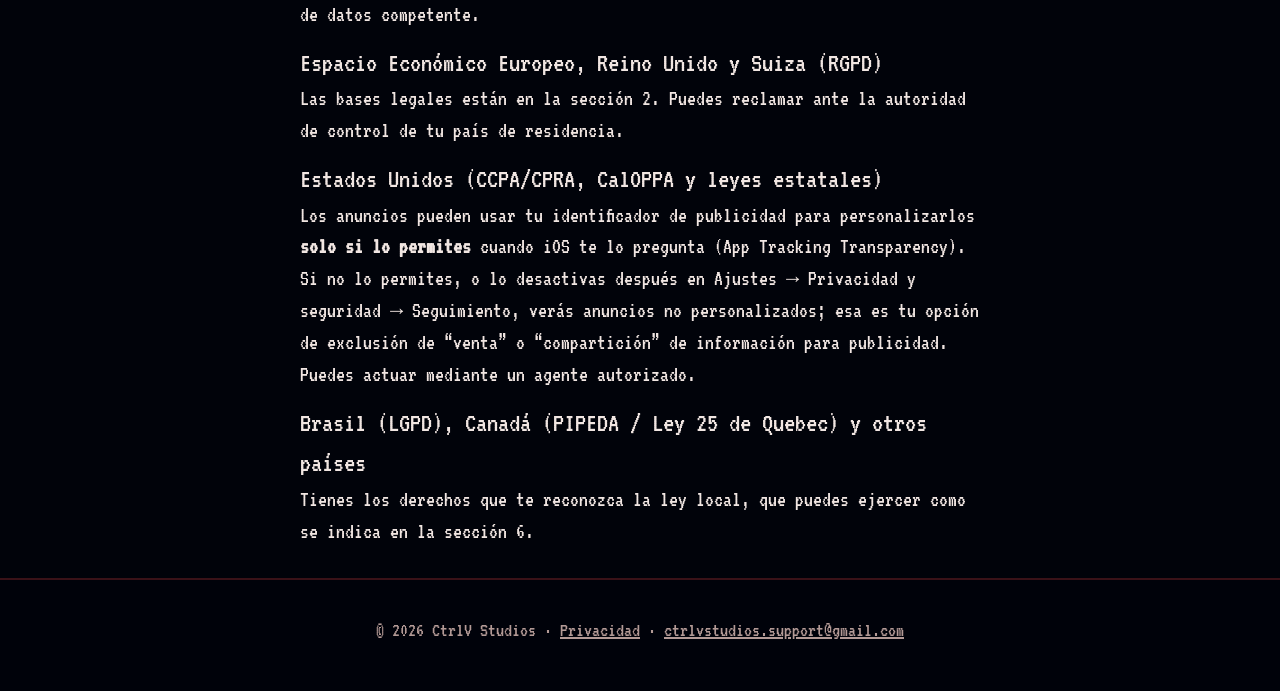
<file: clownscreams/privacidad/index.html>
<!doctype html>
<html lang="es"><head><meta charset="utf-8"><meta name="viewport" content="width=device-width,initial-scale=1">
<title>Clown Screams · Política de privacidad</title><meta name="description" content="Política de privacidad de Clown Screams.">
<meta name="theme-color" content="#0b0507"><meta property="og:title" content="Clown Screams · Política de privacidad"><meta property="og:description" content="Política de privacidad de Clown Screams."><meta property="og:image" content="https://ctrlvstudios.site/clownscreams/clown.jpg">
<link rel="icon" href="/clownscreams/icon.png"><link rel="apple-touch-icon" href="/clownscreams/icon.png"><link rel="stylesheet" href="/style.css">
<link rel="preload" href="/fonts/VT323-Regular.ttf" as="font" type="font/ttf" crossorigin></head>
<body class="cs">
<header class="top"><div class="wrap"><a class="brand" href="/">CTRL<b>V</b> STUDIOS</a><nav><a href="/clownscreams/">Clown Screams</a><a href="mailto:ctrlvstudios.support@gmail.com">Contacto</a></nav></div></header>
<main class="wrap"><div class="crumbs"><a href="/">CtrlV Studios</a> › <a href="/clownscreams/">Clown Screams</a> › Privacidad</div><div class="doc"><h1>Clown Screams · Política de privacidad</h1>
<p class="muted">Última actualización y entrada en vigor: 24 de noviembre de 2026</p>
<p>Esta Política de privacidad explica qué información trata <b>Clown Screams</b> (la “App”), para qué, con quién se comparte y qué derechos tienes. El responsable del tratamiento es <b>CtrlV Studios</b> (“nosotros”). Contacto: <a href="mailto:ctrlvstudios.support@gmail.com">ctrlvstudios.support@gmail.com</a> (sección 10).</p>
<p><b>En resumen:</b> Clown Screams no tiene servidores propios y no pide tu correo, teléfono ni ubicación. Tu progreso se guarda solo en tu dispositivo. El juego muestra anuncios de terceros y la compra para quitarlos la procesa Apple.</p>
<h2>Contenido</h2><ol><li><a href="#s1">Qué datos tratamos</a></li><li><a href="#s2">Cómo usamos los datos</a></li><li><a href="#s3">Con quién compartimos datos</a></li><li><a href="#s4">Transferencias internacionales</a></li><li><a href="#s5">Seguridad y conservación</a></li><li><a href="#s6">Tus derechos</a></li><li><a href="#s7">Cómo borrar tus datos</a></li><li><a href="#s8">Menores de edad</a></li><li><a href="#s9">Cambios a esta política</a></li><li><a href="#s10">Contacto</a></li><li><a href="#s11">Términos regionales</a></li></ol>
<h2 id="s1">1. Qué datos tratamos</h2><h3>1.1 Datos que nos proporcionas</h3><p>Si lo escribes, el nombre opcional que pones en CUENTA (junto con un identificador de jugador aleatorio generado en tu dispositivo). Si escribes a soporte: tu correo, tu mensaje y lo que adjuntes.</p>
<h3>1.2 Datos que se guardan en tu dispositivo</h3><p>Tu partida en curso (profundidad, vidas y estado del piso), récord, puntos, rango, medallas, archivo y ajustes (sonido, controles, vista, dificultad). Estos datos no salen de tu dispositivo.</p>
<h3>1.3 Datos que se envían a terceros automáticamente</h3><p><b>Anuncios:</b> las redes publicitarias pueden recibir tu identificador de publicidad (IDFA, solo si lo permites), tu dirección IP, datos del dispositivo (modelo, sistema, idioma, país) y tu interacción con los anuncios. Nunca aparecen anuncios durante la exploración: solo en el menú, al bajar de piso o al terminar la partida; los anuncios para revivir son opcionales.</p>
<h3>1.4 Compras</h3><p>La compra única “Quitar anuncios” la procesa Apple. No recibimos tu nombre, correo, Apple ID ni datos de pago; solo la confirmación para activarla.</p>
<h3>1.5 Datos sensibles</h3><p>La App no solicita ni está diseñada para tratar datos sensibles.</p>
<h2 id="s2">2. Cómo usamos los datos</h2>
<table><tr><th>Finalidad</th><th>Datos</th><th>Base legal (cuando aplica el RGPD)</th></tr><tr><td>Hacer funcionar el juego y guardar tu partida</td><td>Datos del dispositivo (1.1, 1.2)</td><td>Ejecución del servicio</td></tr><tr><td>Mostrar anuncios no personalizados</td><td>Datos del dispositivo e IP (1.3)</td><td>Interés legítimo</td></tr><tr><td>Mostrar anuncios personalizados</td><td>IDFA y datos de anuncios (1.3)</td><td>Consentimiento (ATT)</td></tr><tr><td>Activar y restaurar “Quitar anuncios”</td><td>Confirmación de Apple (1.4)</td><td>Ejecución de contrato</td></tr><tr><td>Responder soporte y solicitudes de privacidad</td><td>Correo y mensaje (1.1)</td><td>Interés legítimo / obligación legal</td></tr></table>
<p>No vendemos tus datos ni tomamos decisiones automatizadas con efectos legales sobre ti.</p>
<h2 id="s3">3. Con quién compartimos datos</h2><ul><li><b>Redes publicitarias:</b> LevelPlay (Unity), ironSource, Unity Ads y Google AdMob, solo para mostrar y medir anuncios. Consulta las políticas de <a href="https://unity.com/legal/game-player-and-app-user-privacy-policy">Unity</a> y <a href="https://policies.google.com/privacy">Google</a>.</li><li><b>Apple:</b> compras.</li><li><b>Google (Gmail):</b> correo de soporte, solo si nos escribes.</li><li>Autoridades, solo si la ley nos obliga.</li></ul>
<h2 id="s4">4. Transferencias internacionales</h2><p>Las redes publicitarias y los proveedores de correo pueden tratar datos fuera de tu país (por ejemplo, en Estados Unidos) con mecanismos de transferencia reconocidos, como las cláusulas contractuales tipo.</p>
<h2 id="s5">5. Seguridad y conservación</h2><p>Los datos del juego permanecen en tu dispositivo, protegidos por la seguridad de iOS, hasta que los borres. Las redes publicitarias conservan sus datos según sus propias políticas. Los correos de soporte se conservan hasta <b>24 meses</b> después de cerrar la conversación, salvo que pidas borrarlos o la ley exija más.</p>
<h2 id="s6">6. Tus derechos</h2>
<p>Según tu país, puedes tener derecho a <b>acceder</b> a tus datos, <b>rectificarlos</b>, <b>eliminarlos</b>, <b>oponerte</b> o <b>limitar</b> su tratamiento, a la <b>portabilidad</b>, a <b>retirar tu consentimiento</b> y a <b>presentar una queja</b> ante la autoridad de protección de datos. Como no guardamos datos tuyos en servidores propios, muchos de estos derechos los ejerces directamente en la App (sección 7). Para lo demás, escríbenos a <a href="mailto:ctrlvstudios.support@gmail.com">ctrlvstudios.support@gmail.com</a>: respondemos en un máximo de <b>30 días</b> (45 días cuando aplique la CCPA) y podemos pedirte información para verificar tu identidad. No te trataremos de forma distinta por ejercer tus derechos.</p>
<h2 id="s7">7. Cómo borrar tus datos</h2><ul><li><b>En la App:</b> CUENTA → <b>“Borrar cuenta”</b>. Se eliminan al instante tu nombre, récord, partida, progreso y ajustes.</li><li><b>Desinstalando</b> la App también se borra todo.</li><li><b>Anuncios:</b> restablece tu identificador de publicidad o desactiva el seguimiento en Ajustes de iOS.</li><li><b>Correos de soporte:</b> pídenos borrarlos y lo haremos en un máximo de 30 días.</li></ul><p>La compra “Quitar anuncios” queda ligada a tu Apple ID y puedes recuperarla con “Restaurar compra”.</p>
<h2 id="s8">8. Menores de edad</h2><p>Clown Screams es un juego de terror con sustos repentinos y <b>no está dirigido a menores de 12 años</b>. No recopilamos a sabiendas datos personales de menores de 13 años (COPPA). Si eres padre, madre o tutor y crees que un menor nos envió datos, escríbenos y los borraremos.</p>
<h2 id="s9">9. Cambios a esta política</h2>
<p>Si cambiamos esta política, actualizaremos la fecha de arriba antes de publicar la versión de la App que incluya el cambio, y avisaremos de forma visible si el cambio es importante.</p>
<h2 id="s10">10. Contacto</h2>
<p>Responsable: <b>CtrlV Studios</b>. Correo de privacidad y soporte: <a href="mailto:ctrlvstudios.support@gmail.com">ctrlvstudios.support@gmail.com</a>.</p>
<h2 id="s11">11. Términos regionales</h2>
<h3>México (LFPDPPP)</h3><p>Puedes ejercer tus derechos ARCO (Acceso, Rectificación, Cancelación y Oposición) y revocar tu consentimiento escribiendo al correo de contacto, indicando tu nombre, el derecho que ejerces y lo que solicitas. Si consideras vulnerado tu derecho, puedes acudir a la autoridad de protección de datos competente.</p>
<h3>Espacio Económico Europeo, Reino Unido y Suiza (RGPD)</h3><p>Las bases legales están en la sección 2. Puedes reclamar ante la autoridad de control de tu país de residencia.</p>
<h3>Estados Unidos (CCPA/CPRA, CalOPPA y leyes estatales)</h3><p>Los anuncios pueden usar tu identificador de publicidad para personalizarlos <b>solo si lo permites</b> cuando iOS te lo pregunta (App Tracking Transparency). Si no lo permites, o lo desactivas después en Ajustes → Privacidad y seguridad → Seguimiento, verás anuncios no personalizados; esa es tu opción de exclusión de “venta” o “compartición” de información para publicidad. Puedes actuar mediante un agente autorizado.</p>
<h3>Brasil (LGPD), Canadá (PIPEDA / Ley 25 de Quebec) y otros países</h3><p>Tienes los derechos que te reconozca la ley local, que puedes ejercer como se indica en la sección 6.</p>
</div></main>
<footer><div class="wrap">© 2026 CtrlV Studios · <a href="/clownscreams/privacidad/">Privacidad</a> · <a href="mailto:ctrlvstudios.support@gmail.com">ctrlvstudios.support@gmail.com</a></div></footer></body></html>
</file>
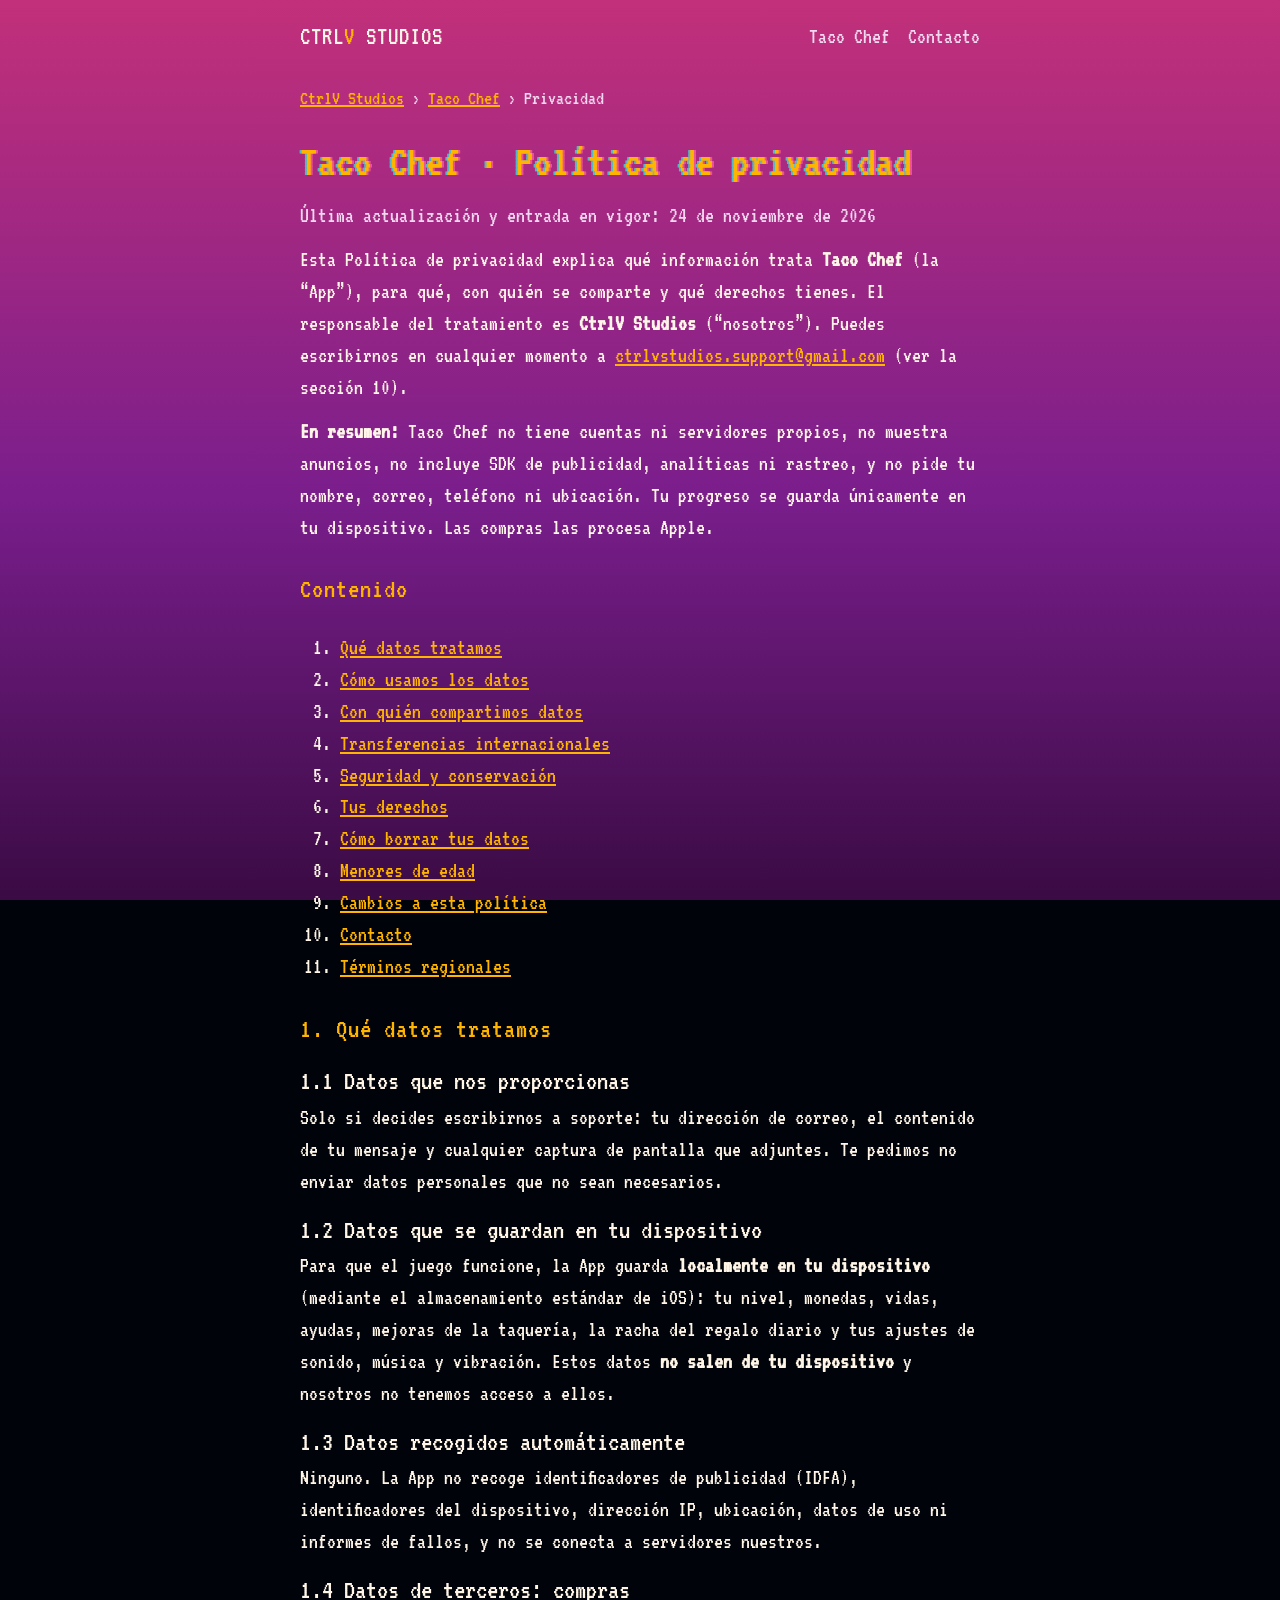
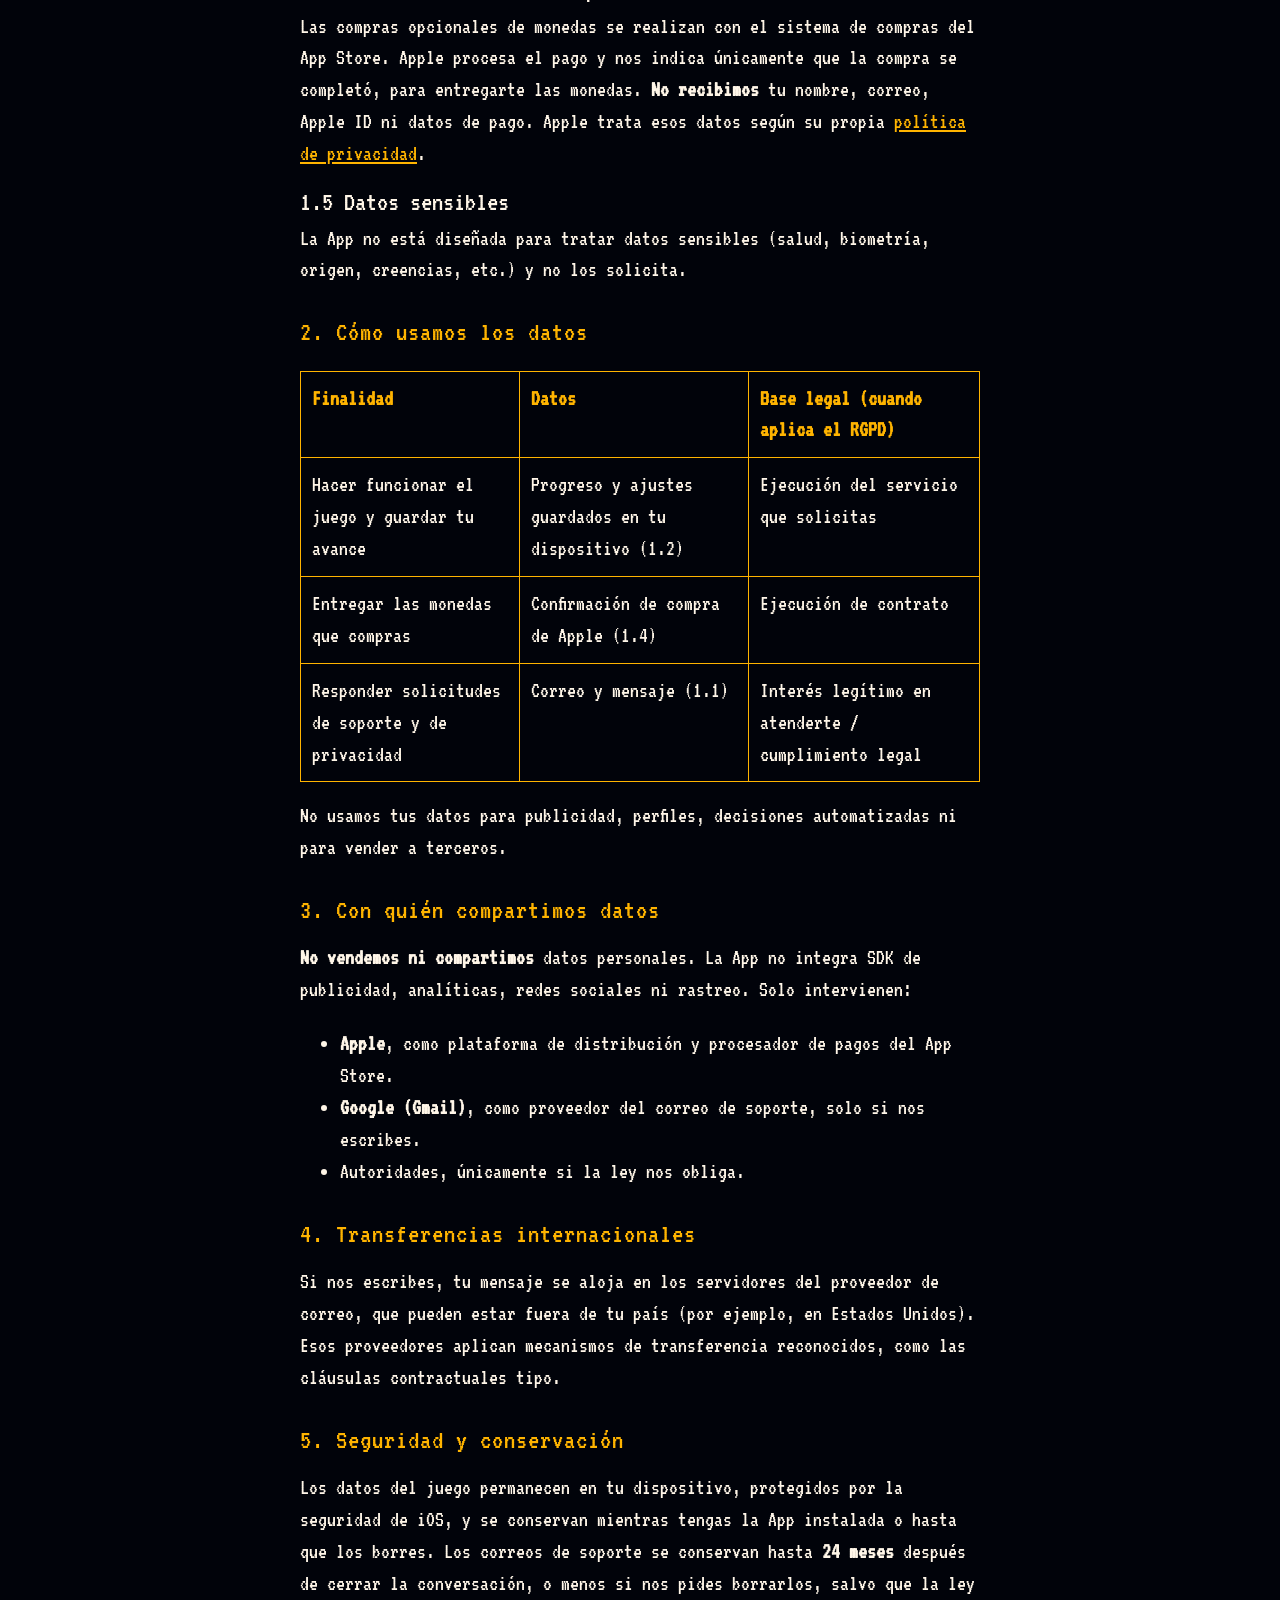
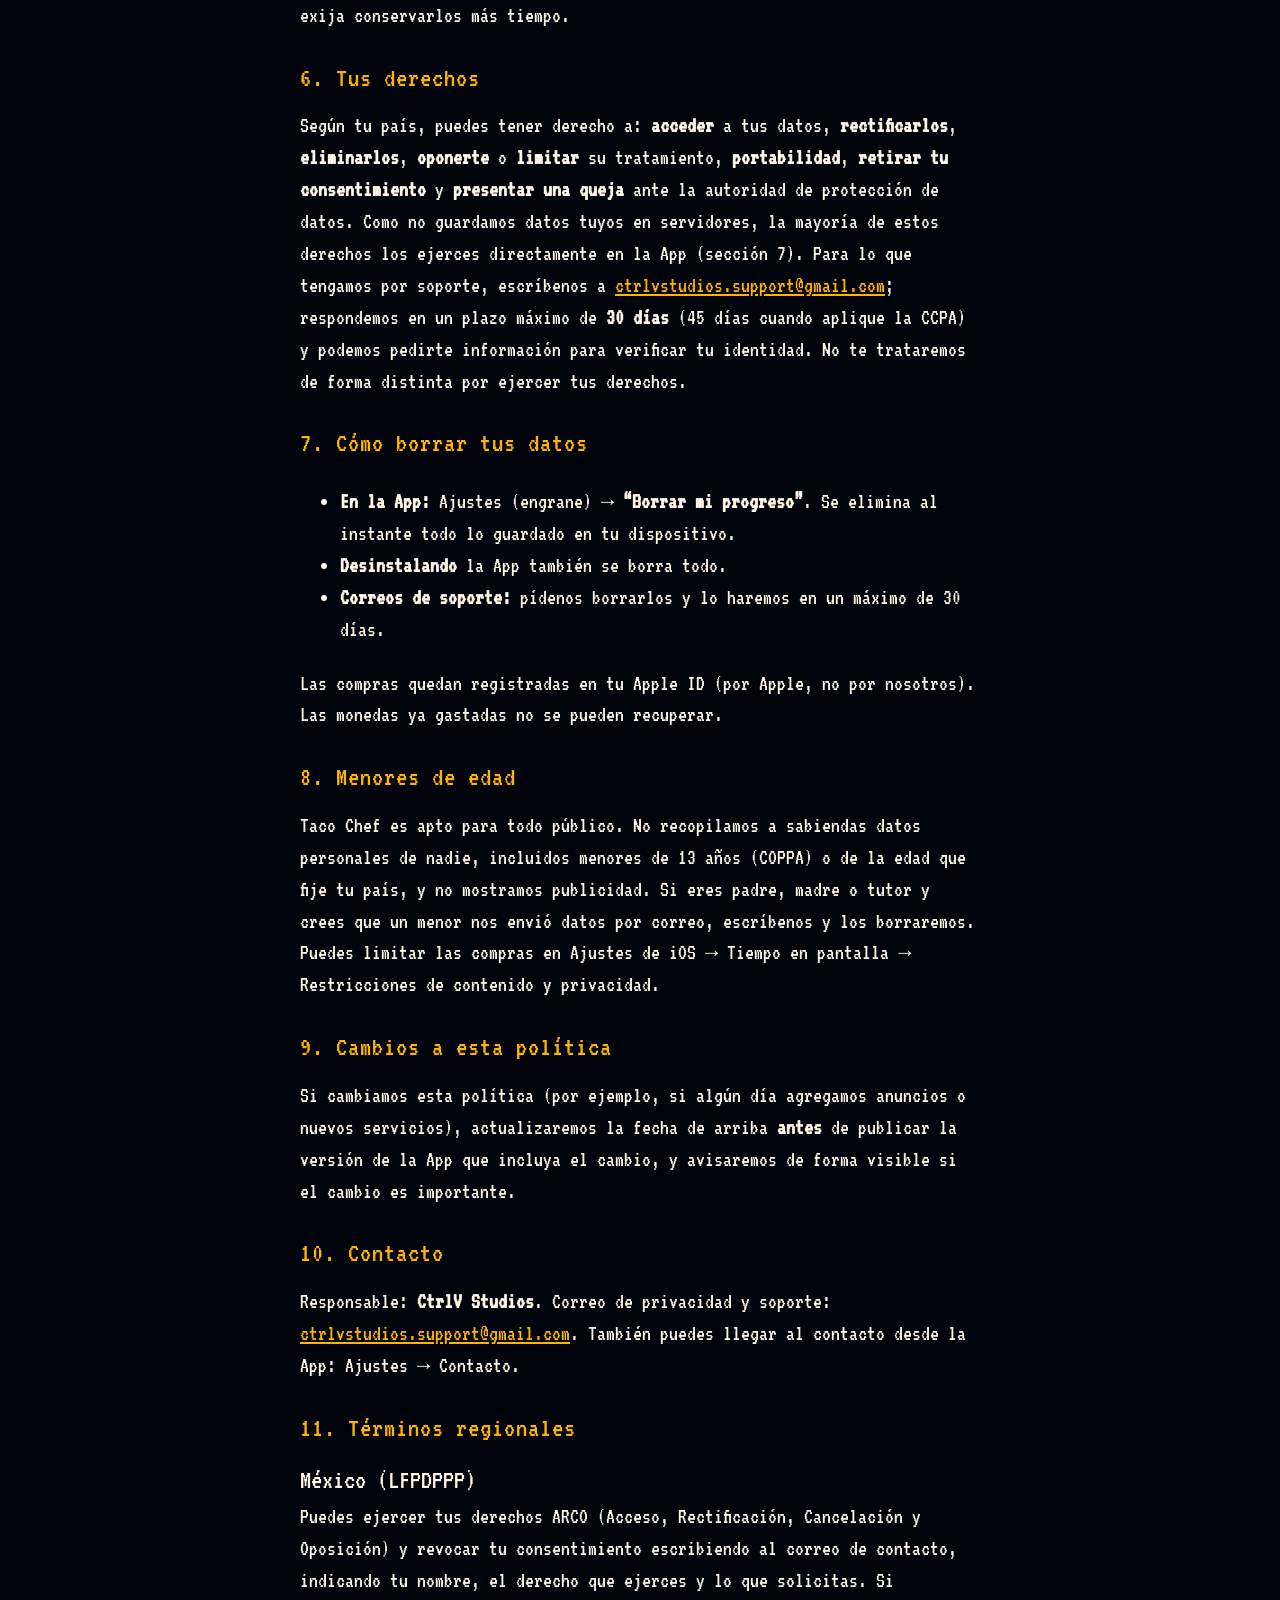
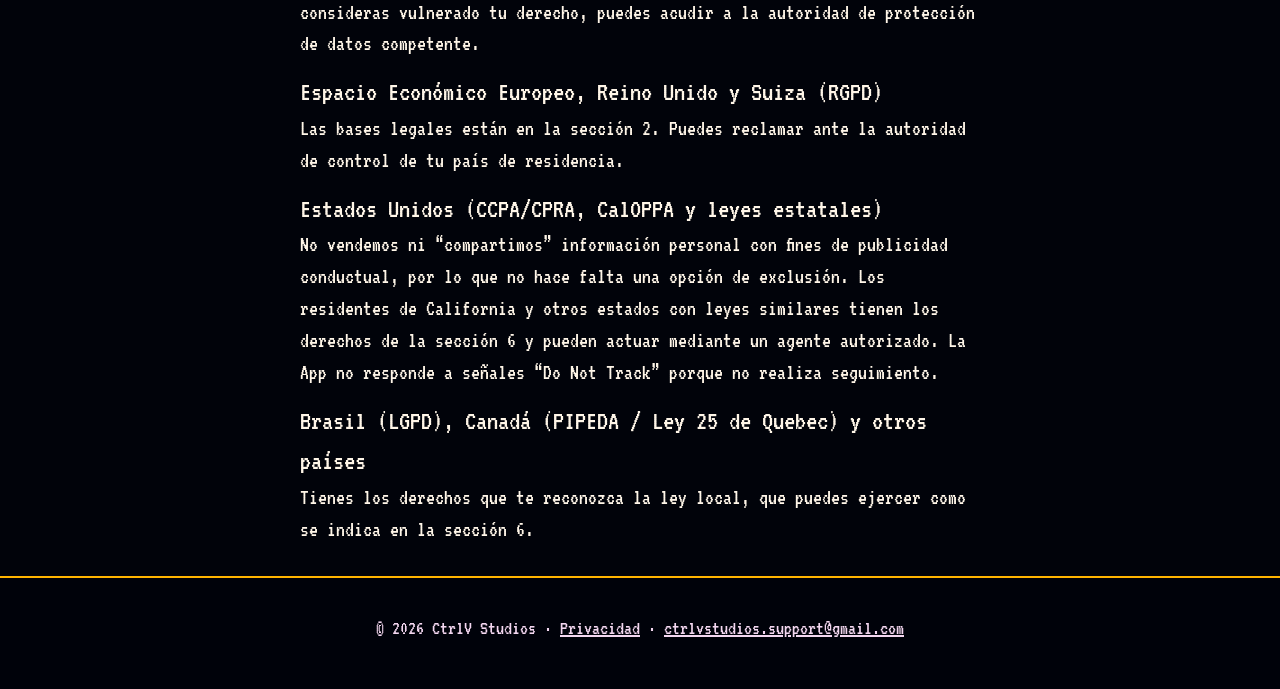
<file: tacochef/privacidad/index.html>
<!doctype html>
<html lang="es"><head><meta charset="utf-8"><meta name="viewport" content="width=device-width,initial-scale=1">
<title>Taco Chef · Política de privacidad</title><meta name="description" content="Política de privacidad de Taco Chef.">
<meta name="theme-color" content="#7a1e8c"><meta property="og:title" content="Taco Chef · Política de privacidad"><meta property="og:description" content="Política de privacidad de Taco Chef."><meta property="og:image" content="https://ctrlvstudios.site/tacochef/chef.png">
<link rel="icon" href="/tacochef/icon.png"><link rel="apple-touch-icon" href="/tacochef/icon.png"><link rel="stylesheet" href="/style.css">
<link rel="preload" href="/fonts/VT323-Regular.ttf" as="font" type="font/ttf" crossorigin></head>
<body class="tc">
<header class="top"><div class="wrap"><a class="brand" href="/">CTRL<b>V</b> STUDIOS</a><nav><a href="/tacochef/">Taco Chef</a><a href="mailto:ctrlvstudios.support@gmail.com">Contacto</a></nav></div></header>
<main class="wrap"><div class="crumbs"><a href="/">CtrlV Studios</a> › <a href="/tacochef/">Taco Chef</a> › Privacidad</div><div class="doc"><h1>Taco Chef · Política de privacidad</h1>
<p class="muted">Última actualización y entrada en vigor: 24 de noviembre de 2026</p>

<p>Esta Política de privacidad explica qué información trata <b>Taco Chef</b> (la “App”), para qué, con quién se comparte y qué derechos tienes. El responsable del tratamiento es <b>CtrlV Studios</b> (“nosotros”). Puedes escribirnos en cualquier momento a <a href="mailto:ctrlvstudios.support@gmail.com">ctrlvstudios.support@gmail.com</a> (ver la sección 10).</p>
<p><b>En resumen:</b> Taco Chef no tiene cuentas ni servidores propios, no muestra anuncios, no incluye SDK de publicidad, analíticas ni rastreo, y no pide tu nombre, correo, teléfono ni ubicación. Tu progreso se guarda únicamente en tu dispositivo. Las compras las procesa Apple.</p>

<h2>Contenido</h2>
<ol>
<li><a href="#s1">Qué datos tratamos</a></li>
<li><a href="#s2">Cómo usamos los datos</a></li>
<li><a href="#s3">Con quién compartimos datos</a></li>
<li><a href="#s4">Transferencias internacionales</a></li>
<li><a href="#s5">Seguridad y conservación</a></li>
<li><a href="#s6">Tus derechos</a></li>
<li><a href="#s7">Cómo borrar tus datos</a></li>
<li><a href="#s8">Menores de edad</a></li>
<li><a href="#s9">Cambios a esta política</a></li>
<li><a href="#s10">Contacto</a></li>
<li><a href="#s11">Términos regionales</a></li>
</ol>

<h2 id="s1">1. Qué datos tratamos</h2>
<h3>1.1 Datos que nos proporcionas</h3>
<p>Solo si decides escribirnos a soporte: tu dirección de correo, el contenido de tu mensaje y cualquier captura de pantalla que adjuntes. Te pedimos no enviar datos personales que no sean necesarios.</p>
<h3>1.2 Datos que se guardan en tu dispositivo</h3>
<p>Para que el juego funcione, la App guarda <b>localmente en tu dispositivo</b> (mediante el almacenamiento estándar de iOS): tu nivel, monedas, vidas, ayudas, mejoras de la taquería, la racha del regalo diario y tus ajustes de sonido, música y vibración. Estos datos <b>no salen de tu dispositivo</b> y nosotros no tenemos acceso a ellos.</p>
<h3>1.3 Datos recogidos automáticamente</h3>
<p>Ninguno. La App no recoge identificadores de publicidad (IDFA), identificadores del dispositivo, dirección IP, ubicación, datos de uso ni informes de fallos, y no se conecta a servidores nuestros.</p>
<h3>1.4 Datos de terceros: compras</h3>
<p>Las compras opcionales de monedas se realizan con el sistema de compras del App Store. Apple procesa el pago y nos indica únicamente que la compra se completó, para entregarte las monedas. <b>No recibimos</b> tu nombre, correo, Apple ID ni datos de pago. Apple trata esos datos según su propia <a href="https://www.apple.com/legal/privacy/">política de privacidad</a>.</p>
<h3>1.5 Datos sensibles</h3>
<p>La App no está diseñada para tratar datos sensibles (salud, biometría, origen, creencias, etc.) y no los solicita.</p>

<h2 id="s2">2. Cómo usamos los datos</h2>
<table>
<tr><th>Finalidad</th><th>Datos</th><th>Base legal (cuando aplica el RGPD)</th></tr>
<tr><td>Hacer funcionar el juego y guardar tu avance</td><td>Progreso y ajustes guardados en tu dispositivo (1.2)</td><td>Ejecución del servicio que solicitas</td></tr>
<tr><td>Entregar las monedas que compras</td><td>Confirmación de compra de Apple (1.4)</td><td>Ejecución de contrato</td></tr>
<tr><td>Responder solicitudes de soporte y de privacidad</td><td>Correo y mensaje (1.1)</td><td>Interés legítimo en atenderte / cumplimiento legal</td></tr>
</table>
<p>No usamos tus datos para publicidad, perfiles, decisiones automatizadas ni para vender a terceros.</p>

<h2 id="s3">3. Con quién compartimos datos</h2>
<p><b>No vendemos ni compartimos</b> datos personales. La App no integra SDK de publicidad, analíticas, redes sociales ni rastreo. Solo intervienen:</p>
<ul>
<li><b>Apple</b>, como plataforma de distribución y procesador de pagos del App Store.</li>
<li><b>Google (Gmail)</b>, como proveedor del correo de soporte, solo si nos escribes.</li>
<li>Autoridades, únicamente si la ley nos obliga.</li>
</ul>

<h2 id="s4">4. Transferencias internacionales</h2>
<p>Si nos escribes, tu mensaje se aloja en los servidores del proveedor de correo, que pueden estar fuera de tu país (por ejemplo, en Estados Unidos). Esos proveedores aplican mecanismos de transferencia reconocidos, como las cláusulas contractuales tipo.</p>

<h2 id="s5">5. Seguridad y conservación</h2>
<p>Los datos del juego permanecen en tu dispositivo, protegidos por la seguridad de iOS, y se conservan mientras tengas la App instalada o hasta que los borres. Los correos de soporte se conservan hasta <b>24 meses</b> después de cerrar la conversación, o menos si nos pides borrarlos, salvo que la ley exija conservarlos más tiempo.</p>

<h2 id="s6">6. Tus derechos</h2>
<p>Según tu país, puedes tener derecho a: <b>acceder</b> a tus datos, <b>rectificarlos</b>, <b>eliminarlos</b>, <b>oponerte</b> o <b>limitar</b> su tratamiento, <b>portabilidad</b>, <b>retirar tu consentimiento</b> y <b>presentar una queja</b> ante la autoridad de protección de datos. Como no guardamos datos tuyos en servidores, la mayoría de estos derechos los ejerces directamente en la App (sección 7). Para lo que tengamos por soporte, escríbenos a <a href="mailto:ctrlvstudios.support@gmail.com">ctrlvstudios.support@gmail.com</a>; respondemos en un plazo máximo de <b>30 días</b> (45 días cuando aplique la CCPA) y podemos pedirte información para verificar tu identidad. No te trataremos de forma distinta por ejercer tus derechos.</p>

<h2 id="s7">7. Cómo borrar tus datos</h2>
<ul>
<li><b>En la App:</b> Ajustes (engrane) → <b>“Borrar mi progreso”</b>. Se elimina al instante todo lo guardado en tu dispositivo.</li>
<li><b>Desinstalando</b> la App también se borra todo.</li>
<li><b>Correos de soporte:</b> pídenos borrarlos y lo haremos en un máximo de 30 días.</li>
</ul>
<p>Las compras quedan registradas en tu Apple ID (por Apple, no por nosotros). Las monedas ya gastadas no se pueden recuperar.</p>

<h2 id="s8">8. Menores de edad</h2>
<p>Taco Chef es apto para todo público. No recopilamos a sabiendas datos personales de nadie, incluidos menores de 13 años (COPPA) o de la edad que fije tu país, y no mostramos publicidad. Si eres padre, madre o tutor y crees que un menor nos envió datos por correo, escríbenos y los borraremos. Puedes limitar las compras en Ajustes de iOS → Tiempo en pantalla → Restricciones de contenido y privacidad.</p>

<h2 id="s9">9. Cambios a esta política</h2>
<p>Si cambiamos esta política (por ejemplo, si algún día agregamos anuncios o nuevos servicios), actualizaremos la fecha de arriba <b>antes</b> de publicar la versión de la App que incluya el cambio, y avisaremos de forma visible si el cambio es importante.</p>

<h2 id="s10">10. Contacto</h2>
<p>Responsable: <b>CtrlV Studios</b>. Correo de privacidad y soporte: <a href="mailto:ctrlvstudios.support@gmail.com">ctrlvstudios.support@gmail.com</a>. También puedes llegar al contacto desde la App: Ajustes → Contacto.</p>

<h2 id="s11">11. Términos regionales</h2>
<h3>México (LFPDPPP)</h3>
<p>Puedes ejercer tus derechos ARCO (Acceso, Rectificación, Cancelación y Oposición) y revocar tu consentimiento escribiendo al correo de contacto, indicando tu nombre, el derecho que ejerces y lo que solicitas. Si consideras vulnerado tu derecho, puedes acudir a la autoridad de protección de datos competente.</p>
<h3>Espacio Económico Europeo, Reino Unido y Suiza (RGPD)</h3>
<p>Las bases legales están en la sección 2. Puedes reclamar ante la autoridad de control de tu país de residencia.</p>
<h3>Estados Unidos (CCPA/CPRA, CalOPPA y leyes estatales)</h3>
<p>No vendemos ni “compartimos” información personal con fines de publicidad conductual, por lo que no hace falta una opción de exclusión. Los residentes de California y otros estados con leyes similares tienen los derechos de la sección 6 y pueden actuar mediante un agente autorizado. La App no responde a señales “Do Not Track” porque no realiza seguimiento.</p>
<h3>Brasil (LGPD), Canadá (PIPEDA / Ley 25 de Quebec) y otros países</h3>
<p>Tienes los derechos que te reconozca la ley local, que puedes ejercer como se indica en la sección 6.</p>
</div></main>
<footer><div class="wrap">© 2026 CtrlV Studios · <a href="/tacochef/privacidad/">Privacidad</a> · <a href="mailto:ctrlvstudios.support@gmail.com">ctrlvstudios.support@gmail.com</a></div></footer></body></html>
</file>
<file: style.css>
@font-face{font-family:"VT323";src:url("/fonts/VT323-Regular.ttf") format("truetype");font-display:swap}
:root{--bg:#06101f;--surface:#0d1b30;--line:#1c3250;--text:#e8f1fb;--muted:#8aa4c0;--accent:#3ddbd9;--danger:#ff6b4a;--ok:#6ee7a0;--gem:#ff5c9a;--shallow:#0f3f5e;--abyss:#01030a;--spark:#ffd35c}
*{box-sizing:border-box}
html{background:var(--abyss)}
body{margin:0;min-height:100vh;color:var(--text);font:22px/1.45 "VT323",ui-monospace,Menlo,monospace;background:linear-gradient(180deg,var(--shallow) 0,var(--bg) 38%,var(--abyss) 100%) fixed;overflow-x:hidden;-webkit-font-smoothing:none}
.bubbles{position:fixed;inset:0;pointer-events:none;z-index:0;overflow:hidden}
.bubbles i{position:absolute;bottom:-40px;border:2px solid rgba(61,219,217,.28);border-radius:50%;animation:rise linear infinite}
@keyframes rise{to{transform:translateY(-115vh)}}
@media (prefers-reduced-motion:reduce){.bubbles i,.dino,.float{animation:none!important}}
main,header,footer{position:relative;z-index:1}
.wrap{max-width:720px;margin:0 auto;padding:0 20px}
header.top{padding:18px 0}
header.top .wrap{display:flex;align-items:center;justify-content:space-between}
.brand{color:var(--text);text-decoration:none;font-size:26px;letter-spacing:1px}
.brand b{color:var(--accent);font-weight:400}
nav a{color:var(--muted);text-decoration:none;margin-left:18px;font-size:22px}
nav a:hover{color:var(--accent)}
.hero{text-align:center;padding:30px 0 10px}
.title{font-size:clamp(54px,15vw,92px);line-height:1;margin:14px 0 4px;letter-spacing:2px;text-shadow:-3px 0 rgba(61,219,217,.8),3px 0 rgba(255,92,154,.8)}
.tag{color:var(--muted);font-size:26px;margin:0 auto 22px;max-width:520px}
.dino{width:min(260px,62vw);height:auto;animation:bob 2.6s ease-in-out infinite;filter:drop-shadow(0 14px 0 rgba(0,0,0,.35))}
@keyframes bob{50%{transform:translateY(-10px)}}
.btn{display:inline-block;font:inherit;font-size:26px;color:var(--bg);background:var(--accent);border:0;padding:8px 26px;text-decoration:none;box-shadow:0 5px 0 #1d8b8a;margin:6px}
.btn.alt{background:var(--surface);color:var(--text);box-shadow:0 5px 0 var(--line);border:2px solid var(--line)}
.btn.off{background:var(--line);color:var(--muted);box-shadow:none}
.pill{display:inline-block;border:2px solid var(--spark);color:var(--spark);padding:0 12px;font-size:20px;margin:6px}
section{padding:26px 0}
h2{font-size:30px;font-weight:400;margin:0 0 12px;color:var(--accent);letter-spacing:1px}
h3{font-size:28px;font-weight:400;margin:0}
p{margin:0 0 12px}
.muted{color:var(--muted)}
.card{background:var(--surface);border:2px solid var(--line);padding:18px 20px;margin:14px 0;position:relative;display:block;color:var(--text);text-decoration:none}
.card::before{content:"";position:absolute;left:0;top:18px;width:6px;height:38px;background:var(--accent)}
.card.red::before{background:var(--danger)}
.card h3{padding-left:10px}
.card .sub{padding-left:10px;font-size:20px;color:var(--accent)}
.card.red .sub{color:var(--danger)}
.card p{margin-top:10px}
.grid{display:grid;grid-template-columns:repeat(auto-fit,minmax(190px,1fr));gap:12px}
.stat{background:var(--surface);border:2px solid var(--line);padding:14px;text-align:center}
.stat b{display:block;font-size:44px;font-weight:400;color:var(--spark);line-height:1}
.stat span{color:var(--muted);font-size:20px}
.mate{display:flex;gap:10px;flex-wrap:wrap}
.mate span{background:var(--surface);border:2px solid var(--line);padding:2px 12px;font-size:21px}
a{color:var(--accent)}
.doc h1{font-size:44px;font-weight:400;margin:18px 0 6px;text-shadow:-2px 0 rgba(61,219,217,.8),2px 0 rgba(255,92,154,.8)}
.doc h2{margin-top:26px;font-size:28px}
.doc p,.doc li{font-size:22px}
.crumbs{color:var(--muted);font-size:20px;margin-top:10px}
footer{padding:36px 0 46px;color:var(--muted);font-size:20px;text-align:center;border-top:2px solid var(--line);margin-top:30px;background:rgba(1,3,10,.5)}
footer a{color:var(--muted)}
/* Clown Screams: tema de terror solo en sus páginas */
body.cs{--bg:#0b0507;--surface:#170a0d;--line:#3a1218;--text:#f1e6e2;--muted:#b39a96;--accent:#ff3b3b;--danger:#ff3b3b;--spark:#ffd35c;background:radial-gradient(ellipse at 50% -10%,#3b0c14 0,var(--bg) 45%,#000 100%) fixed}
body.cs .title{text-shadow:-3px 0 rgba(255,59,59,.85),3px 0 rgba(120,0,40,.9)}
body.cs .doc h1{text-shadow:-2px 0 rgba(255,59,59,.85),2px 0 rgba(120,0,40,.9)}
.cs .clown{width:min(240px,60vw);height:auto;border:3px solid var(--line);box-shadow:0 0 40px rgba(255,59,59,.35);animation:flicker 7s steps(1) infinite}
@keyframes flicker{0%,93%,100%{opacity:1}94%{opacity:.35}95%{opacity:1}97%{opacity:.6}}
@media (prefers-reduced-motion:reduce){.cs .clown{animation:none}}
.warn{border:2px solid var(--danger);color:var(--danger);padding:6px 12px;font-size:20px;display:inline-block;margin:6px}
body.tc{--bg:#3a0b44;--surface:#5a1466;--line:#ffb400;--text:#fff6e8;--muted:#f3d7f0;--accent:#ffb400;--spark:#3cc43c;background:linear-gradient(180deg,#c2307a 0,#7a1e8c 55%,#3a0b44 100%) fixed}
body.tc .title{color:#ffb400;text-shadow:0 4px 0 #5e0f3c,0 0 24px rgba(255,180,0,.35)}
body.tc .doc h1{color:#ffb400}
.tc .chef{width:min(260px,62vw);height:auto;filter:drop-shadow(0 10px 24px rgba(0,0,0,.35))}
.doc table{width:100%;border-collapse:collapse;margin:.8em 0}.doc th,.doc td{border:1px solid var(--line);padding:.5em;text-align:left;vertical-align:top}.doc th{color:var(--accent)}
</file>
